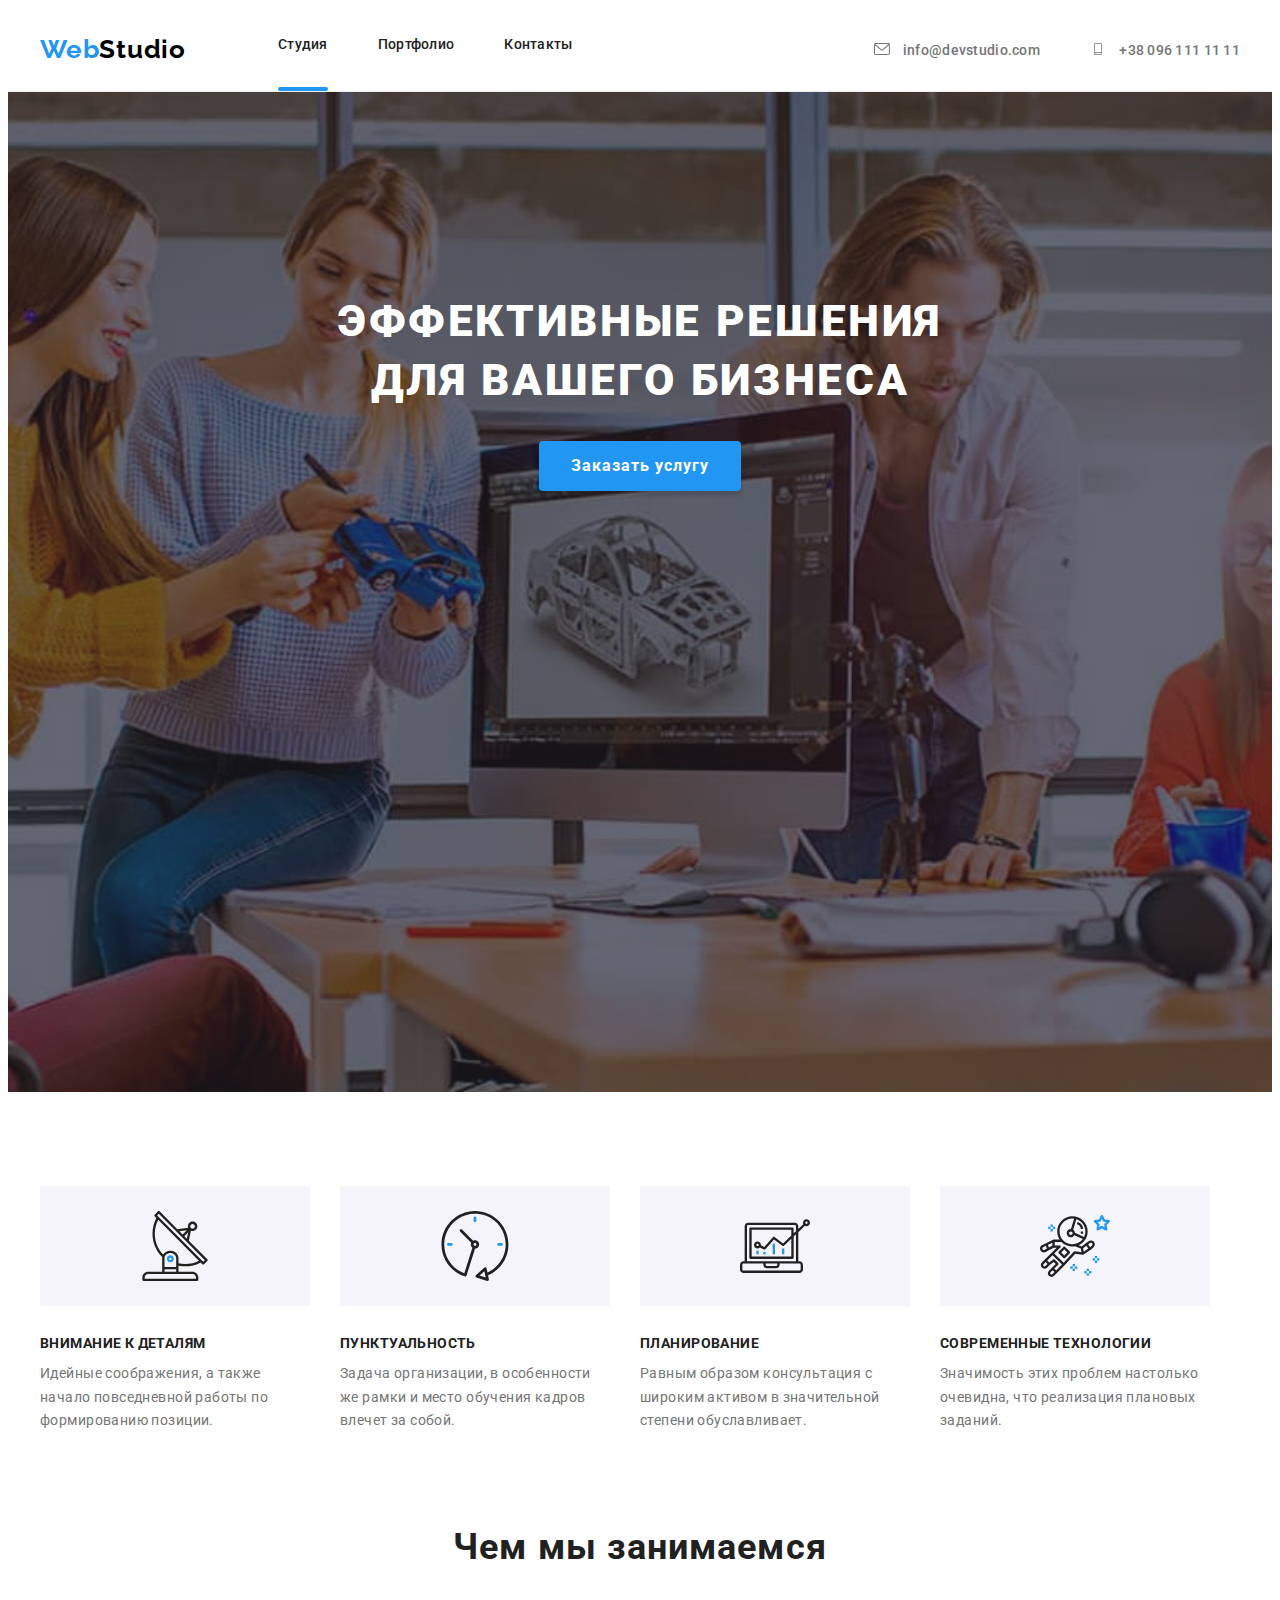
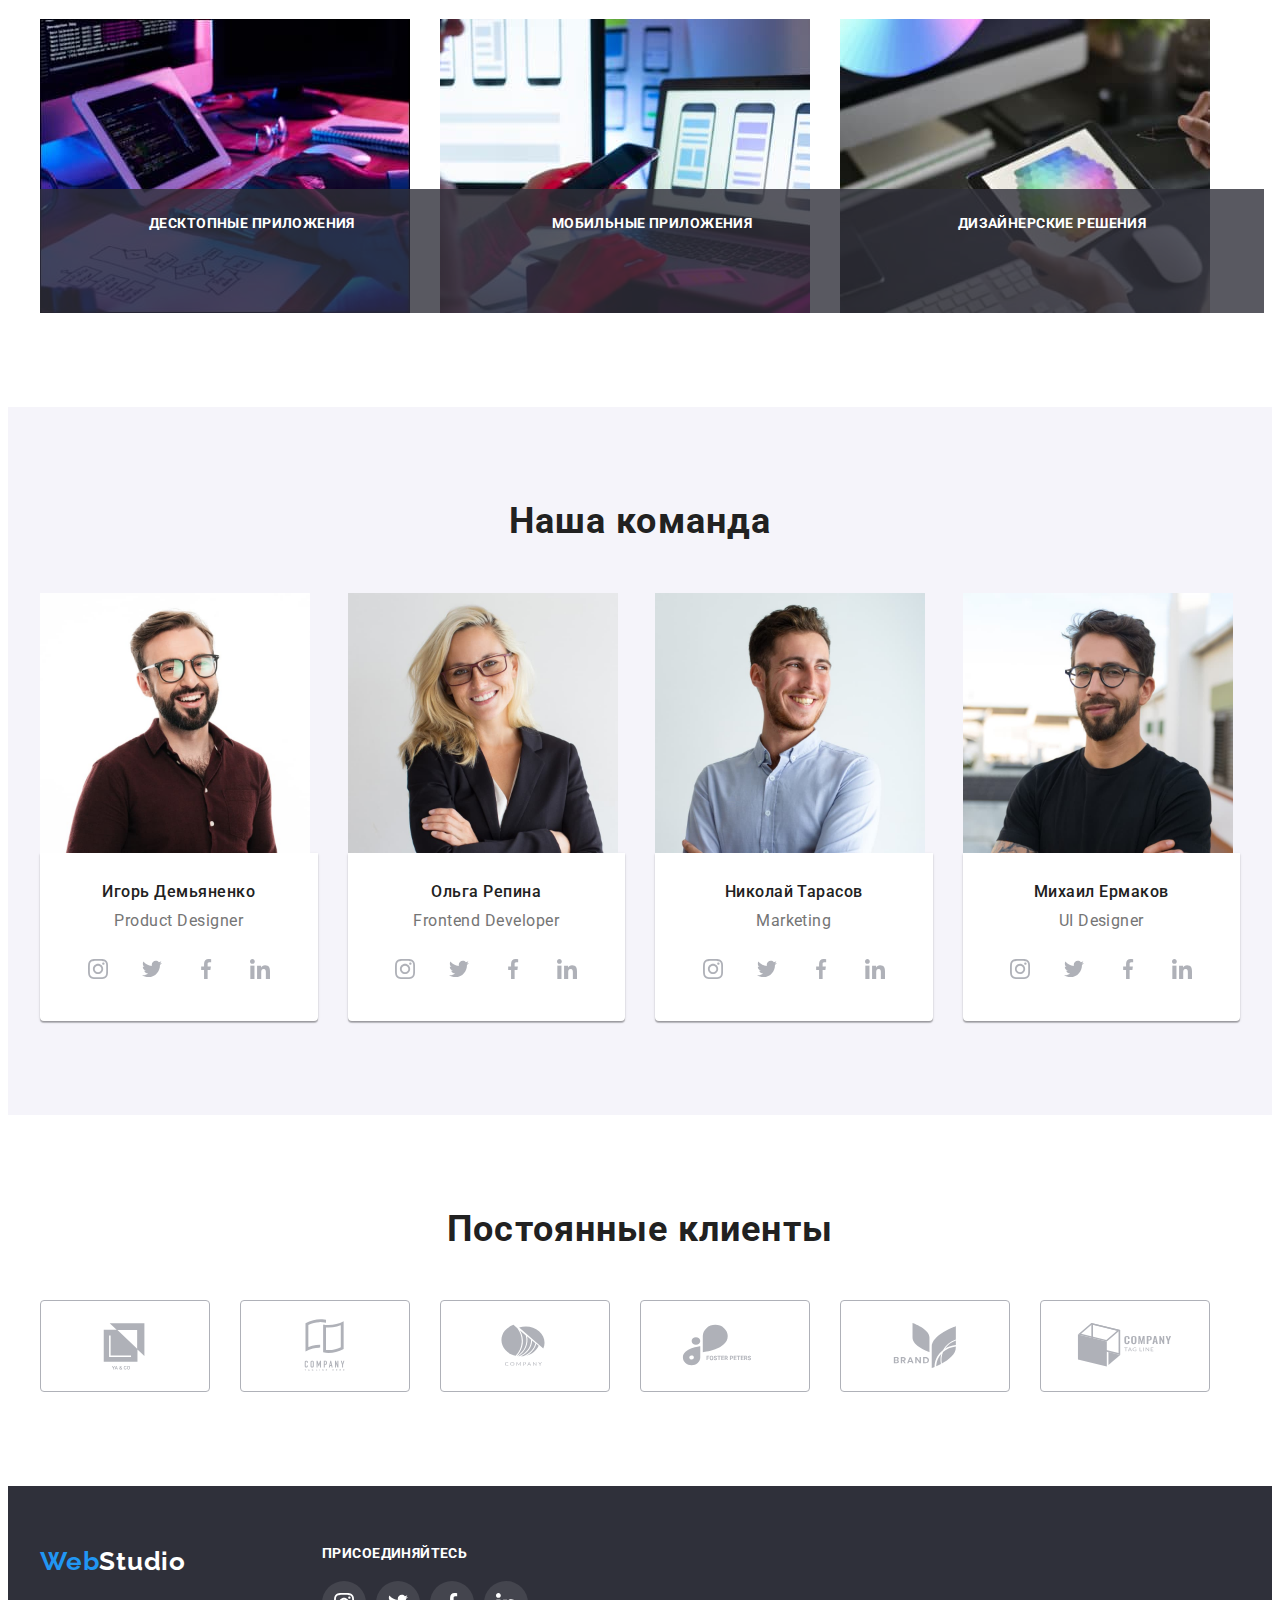
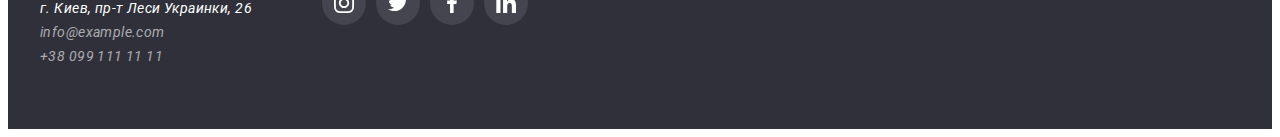
<file: index.html>
<!DOCTYPE html>
<html lang="ru">
    <head>
        <meta charset="UTF-8">
        <meta http-equiv="X-UA-Compatible" content="IE=edge">
        <meta name="viewport" content="width=device-width, initial-scale=1.0">
        <title>Document</title>
        <link rel="preconnect" href="https://fonts.googleapis.com">
        <link rel="preconnect" href="https://fonts.gstatic.com" crossorigin>
        <link href="https://fonts.googleapis.com/css2?family=Raleway:wght@700&family=Roboto:wght@400;500;700;900&display=swap"
            rel="stylesheet">
        <link rel="stylesheet" href="https://cdnjs.cloudflare.com/ajax/libs/modern-normalize/1.1.0/modern-normalize.min.css"
            integrity="sha512-wpPYUAdjBVSE4KJnH1VR1HeZfpl1ub8YT/NKx4PuQ5NmX2tKuGu6U/JRp5y+Y8XG2tV+wKQpNHVUX03MfMFn9Q=="
            crossorigin="anonymous" referrerpolicy="no-referrer" />
        <link rel="stylesheet" href="https://cdnjs.cloudflare.com/ajax/libs/animate.css/4.1.1/animate.min.css" />
        <link rel="stylesheet" href="./css/styles.css">
    </head> 
    <body>
        <!--шапка-->
        <header class="header">
            <div class="container header-container">
                <nav class="navigation">
                    <a lang="en" class="link header-logo href=">Web<span class="header-logo-two">Studio</span></a>
                    <ul class="list header-list">
                        <li class="header-item "><a class="link header-link header-link-index" href="./index.html">Студия</a></li>
                        <li class="header-item "><a class="link header-link" href="./portfolio.html">Портфолио</a></li>
                        <li class="header-item "><a class="link header-link" href="">Контакты</a></li>
                    </ul>
                </nav>
                <ul class="list header-connect">
                    <li class="connect-item">
                        <a class="link header-contact" href="mailto:info@devstudio.com">
                            <svg class="header-social-icon" width="16" height="12">
                                <use href="./images/icons.svg#icon-envelope">
                                </use>
                            </svg>
                            info@devstudio.com
                        </a>
                    </li>
                    <li class="connect-item">
                        <a class="link header-contact" href="tel:+380961111111">
                            <svg class="header-social-icon" width="16" height="12">
                                <use href="./images/icons.svg#icon-smartphone">
                                </use>
                            </svg>
                            +38 096 111 11 11
                        </a>
                    </li>
                </ul>
            </div>
        </header>
        <!--основной контент-->
        <main>
            <!--Хиро контент-->
            <section class="hero">
                <div class="hero-container">
                    <h1 class="hero-title">Эффективные решения для вашего бизнеса</h1>
                    <button class="hero-btn btn" type="button" data-modal-open>Заказать услугу</button> 
                </div>
            </section>  
            <!-- первый контент текст-->
            <section class="section-skills">
                <div class="container">
                    <h2 class="visually-hidden">основное</h2>
                    <ul class="list skills-list">
                        <li class="skills-item">
                            <a href="" class="skills-block">
                                <svg class="skills-social-icon" width="70" height="70">
                                    <use href="./images/icons.svg#icon-antenna">
                                    </use>
                                </svg>
                            </a>
                            <h3 class="skills-title">Внимание к деталям</h3>
                            <p class="skills-text">Идейные соображения, а также начало повседневной работы по формированию позиции.</p>
                        </li>
                        <li class="skills-item">
                            <a href="" class="skills-block">
                                <svg class="skills-social-icon" width="70" height="70">
                                    <use href="./images/icons.svg#icon-clock">
                                    </use>
                                </svg>
                            </a>
                            <h3 class="skills-title">Пунктуальность</h3>
                            <p class="skills-text">Задача организации, в особенности же рамки и место обучения кадров влечет за собой.</p>
                        </li>
                        <li class="skills-item">
                            <a href="" class="skills-block">
                                <svg class="skills-social-icon" width="70" height="70">
                                    <use href="./images/icons.svg#icon-diagram">
                                    </use>
                                </svg>
                            </a>
                            <h3 class="skills-title">Планирование</h3>
                            <p class="skills-text">Равным образом консультация с широким активом в значительной степени обуславливает.</p>
                        </li>
                        <li class="skills-item">
                            <a href="" class="skills-block">
                                <svg class="skills-social-icon" width="70" height="70">
                                    <use href="./images/icons.svg#icon-astronaut">
                                    </use>
                                </svg>
                            </a>
                            <h3 class="skills-title">Современные технологии</h3>
                            <p class="skills-text">Значимость этих проблем настолько очевидна, что реализация плановых заданий.</p>
                        </li>
                    </ul>
                </div>
            </section>
            <!--второй контент картинки-->
            <section class="section-work">
                <div class="container">
                    <h2 class="work-title">Чем мы занимаемся</h2>
                    <ul class="list work-list">
                        <li class="work-item">
                            <div class="work-item-wrap">
                                <img src="./images/work-img1.jpg" alt="набор кода" width="370" height="294">
                                <p class="work-item-top-text">Десктопные приложения</p>
                            </div>
                        </li>
                        <li class="work-item">
                            <div class="work-item-wrap">
                                <img src="./images/work-img2.jpg" alt="мобильные приложения" width="370" height="294">
                                <p class="work-item-top-text">Мобильные приложения</p>
                            </div>
                        </li>
                        <li class="work-item">
                            <div class="work-item-wrap">
                                <img src="./images/work-img3.jpg" alt="планшетные предложения" width="370" height="294">
                                <p class="work-item-top-text">Дизайнерские решения</p>
                            </div>
                        </li>
                    </ul>
                </div>
            </section>
            <!--третий контент специалисты-->
            <section class="section-team">
                <div class="container">
                    <h2 class="section-team-title">Наша команда</h2>
                    <ul class="list team-list">
                        <li class="team-item">
                            <img src="./images/team-img1.jpg" alt="Игорь Демьяненко" width="270" height="260">
                            <div class="team-item-botton">
                                <h3 class="team-title">Игорь Демьяненко</h3>
                                <p class="team-text" lang="en">Product Designer</p>
                                <ul class="team-social-list list">
                                    <li class="team-social-item">
                                        <a href="" class="team-social-link">
                                            <svg class="team-social-icon" width="20" height="20">
                                                <use href="./images/icons.svg#icon-instagram2">
                                                </use>
                                            </svg>
                                        </a>
                                    </li>
                                    <li class="team-social-item">
                                        <a href="" class="team-social-link">
                                            <svg class="team-social-icon" width="20" height="20">
                                                <use href="./images/icons.svg#icon-twitter1">
                                                </use>
                                            </svg>
                                        </a>
                                    </li>
                                    <li class="team-social-item">
                                        <a href="" class="team-social-link">
                                            <svg class="team-social-icon" width="20" height="20">
                                                <use href="./images/icons.svg#icon-facebook1">
                                                </use>
                                            </svg>
                                        </a>
                                    </li>
                                    <li class="team-social-item">
                                        <a href="" class="team-social-link">
                                            <svg class="team-social-icon" width="20" height="20">
                                                <use href="./images/icons.svg#icon-linkedin">
                                                </use>
                                            </svg>
                                        </a>
                                    </li>
                                </ul>
                            </div>
                        </li>
                        <li class="team-item">
                            <img src="./images/team-img2.jpg" alt="Ольга Репина" width="270" height="260">
                            <div class="team-item-botton">
                                <h3 class="team-title">Ольга Репина</h3>
                                <p class="team-text" lang="en">Frontend Developer</p>
                                <ul class="team-social-list list">
                                    <li class="team-social-item">
                                        <a href="" class="team-social-link">
                                            <svg class="team-social-icon" width="20" height="20">
                                                <use href="./images/icons.svg#icon-instagram2">
                                                </use>
                                            </svg>
                                        </a>
                                    </li>
                                    <li class="team-social-item">
                                        <a href="" class="team-social-link">
                                            <svg class="team-social-icon" width="20" height="20">
                                                <use href="./images/icons.svg#icon-twitter1">
                                                </use>
                                            </svg>
                                        </a>
                                    </li>
                                    <li class="team-social-item">
                                        <a href="" class="team-social-link">
                                            <svg class="team-social-icon" width="20" height="20">
                                                <use href="./images/icons.svg#icon-facebook1">
                                                </use>
                                            </svg>
                                        </a>
                                    </li>
                                    <li class="team-social-item">
                                        <a href="" class="team-social-link">
                                            <svg class="team-social-icon" width="20" height="20">
                                                <use href="./images/icons.svg#icon-linkedin">
                                                </use>
                                            </svg>
                                        </a>
                                    </li>
                                </ul>
                            </div>
                        </li>
                        <li class="team-item">
                            <img src="./images/team-img3.jpg" alt="Николай Тарасов" width="270" height="260">
                            <div class="team-item-botton">
                                <h3 class="team-title">Николай Тарасов</h3>
                                <p class="team-text" lang="en">Marketing</p>
                                <ul class="team-social-list list">
                                    <li class="team-social-item">
                                        <a href="" class="team-social-link">
                                            <svg class="team-social-icon" width="20" height="20">
                                                <use href="./images/icons.svg#icon-instagram2">
                                                </use>
                                            </svg>
                                        </a>
                                    </li>
                                    <li class="team-social-item">
                                        <a href="" class="team-social-link">
                                            <svg class="team-social-icon" width="20" height="20">
                                                <use href="./images/icons.svg#icon-twitter1">
                                                </use>
                                            </svg>
                                        </a>
                                    </li>
                                    <li class="team-social-item">
                                        <a href="" class="team-social-link">
                                            <svg class="team-social-icon" width="20" height="20">
                                                <use href="./images/icons.svg#icon-facebook1">
                                                </use>
                                            </svg>
                                        </a>
                                    </li>
                                    <li class="team-social-item">
                                        <a href="" class="team-social-link">
                                            <svg class="team-social-icon" width="20" height="20">
                                                <use href="./images/icons.svg#icon-linkedin">
                                                </use>
                                            </svg>
                                        </a>
                                    </li>
                                </ul>
                            </div>
                        </li>
                        <li class="team-item">
                            <img src="./images/team-img4.jpg" alt="Михаил Ермаков" width="270" height="260">
                            <div class="team-item-botton">
                                <h3 class="team-title">Михаил Ермаков</h3>
                                <p class="team-text" lang="en">UI Designer</p>
                                <ul class="team-social-list list">
                                    <li class="team-social-item">
                                        <a href="" class="team-social-link">
                                            <svg class="team-social-icon" width="20" height="20">
                                                <use href="./images/icons.svg#icon-instagram2">
                                                </use>
                                            </svg>
                                        </a>
                                    </li>
                                    <li class="team-social-item">
                                        <a href="" class="team-social-link">
                                            <svg class="team-social-icon" width="20" height="20">
                                                <use href="./images/icons.svg#icon-twitter1">
                                                </use>
                                            </svg>
                                        </a>
                                    </li>
                                    <li class="team-social-item">
                                        <a href="" class="team-social-link">
                                            <svg class="team-social-icon" width="20" height="20">
                                                <use href="./images/icons.svg#icon-facebook1">
                                                </use>
                                            </svg>
                                        </a>
                                    </li>
                                    <li class="team-social-item">
                                        <a href="" class="team-social-link">
                                            <svg class="team-social-icon" width="20" height="20">
                                                <use href="./images/icons.svg#icon-linkedin">
                                                </use>
                                            </svg>
                                        </a>
                                    </li>
                                </ul>
                            </div>
                        </li>
                    </ul>
                </div>
            </section>
            <!--Постоянные клиенты-->
            <section class="section-clients">
                <div class="container">
                    <h2 class="section-clients-title">Постоянные клиенты</h2>
                    <ul class="clients-list list">
                        <li class="clients-item">
                            <a href="" class="clients-block">
                                <svg class="clients-icon" width="106" height="60">
                                    <use href="./images/icons.svg#icon-group">
                                    </use>
                                </svg>
                            </a>
                        </li>
                        <li class="clients-item">
                            <a href="" class="clients-block">
                                <svg class="clients-icon" width="106" height="60">
                                    <use href="./images/icons.svg#icon-group2">
                                    </use>
                                </svg>
                            </a>
                        </li>
                        <li class="clients-item">
                            <a href="" class="clients-block">
                                <svg class="clients-icon" width="106" height="60">
                                    <use href="./images/icons.svg#icon-group3">
                                    </use>
                                </svg>
                            </a>
                        </li>
                        <li class="clients-item">
                            <a href="" class="clients-block">
                                <svg class="clients-icon" width="106" height="60">
                                    <use href="./images/icons.svg#icon-group4">
                                    </use>
                                </svg>
                            </a>
                        </li>
                        <li class="clients-item">
                            <a href="" class="clients-block">
                                <svg class="clients-icon" width="106" height="60">
                                    <use href="./images/icons.svg#icon-group5">
                                    </use>
                                </svg>
                            </a>
                        </li>
                        <li class="clients-item">
                            <a href="" class="clients-block">
                                <svg class="clients-icon" width="106" height="60">
                                    <use href="./images/icons.svg#icon-group6">
                                    </use>
                                </svg>
                            </a>
                        </li>   
                    </ul>
                </div>
            </section>
        </main>
        <!--подвал-->
        <footer class="footer">
            <div class="container">
                <ul class="footer-list">
                    <li class="list footer-item" >
                        <a lang="en" class="link footer-logo href=">Web<span class="footer-logo-two">Studio</span></a>
                        <address class="adress-footer"> 
                            <ul class="list">
                                <li><a class="link footer-address" href=" https://>goo.gl/maps/v6AwisfBSt3JqX6G6" target="_blank" rel="noopener noreferrer"
                                    >г. Киев, пр-т Леси Украинки, 26</a></li>
                                <li><a class="link footer-contact" href="mailto:info@example.com">info@example.com</a></li>
                                <li><a class="link footer-contact" href="tel:+380991111111">+38 099 111 11 11</a></li>
                            </ul>
                        </address>
                    </li>
                    <li class="list footer-item">
                        <p class="footer-text">присоединяйтесь</p>
                        <ul class="footer-social">
                            <li class="footer-social-item">
                                <a href="" class="footer-social-link">
                                    <svg class="footer-social-icon" width="20" height="20">
                                        <use href="./images/icons.svg#icon-instagram2">
                                        </use>
                                    </svg>
                                </a>
                            </li>
                            <li class="footer-social-item">
                                <a href="" class="footer-social-link">
                                    <svg class="footer-social-icon" width="20" height="20">
                                        <use href="./images/icons.svg#icon-twitter1">
                                        </use>
                                    </svg>
                                </a>
                            </li>
                            <li class="footer-social-item">
                                <a href="" class="footer-social-link">
                                    <svg class="footer-social-icon" width="20" height="20">
                                        <use href="./images/icons.svg#icon-facebook1">
                                        </use>
                                    </svg>
                                </a>
                            </li>
                            <li class="footer-social-item">
                                <a href="" class="footer-social-link">
                                    <svg class="footer-social-icon" width="20" height="20">
                                        <use href="./images/icons.svg#icon-linkedin">
                                        </use>
                                    </svg>
                                </a>
                            </li>
                        </ul>
                    </li>
                </ul>
            </div>
        </footer>   
        <div class="backdrop is-hidden" data-modal>
            <div class="modal">
                <button type="button" class="modal-close" data-modal-close>
                    <svg class="modal-close-icon" widht="18" height="18 ">
                        <use href="./images/icons.svg#icon-Vector"></use>
                    </svg>
                </button>
            </div>
        </div>
        <script src="./js/modal.js"></script>
    </body>
</html>
</file>
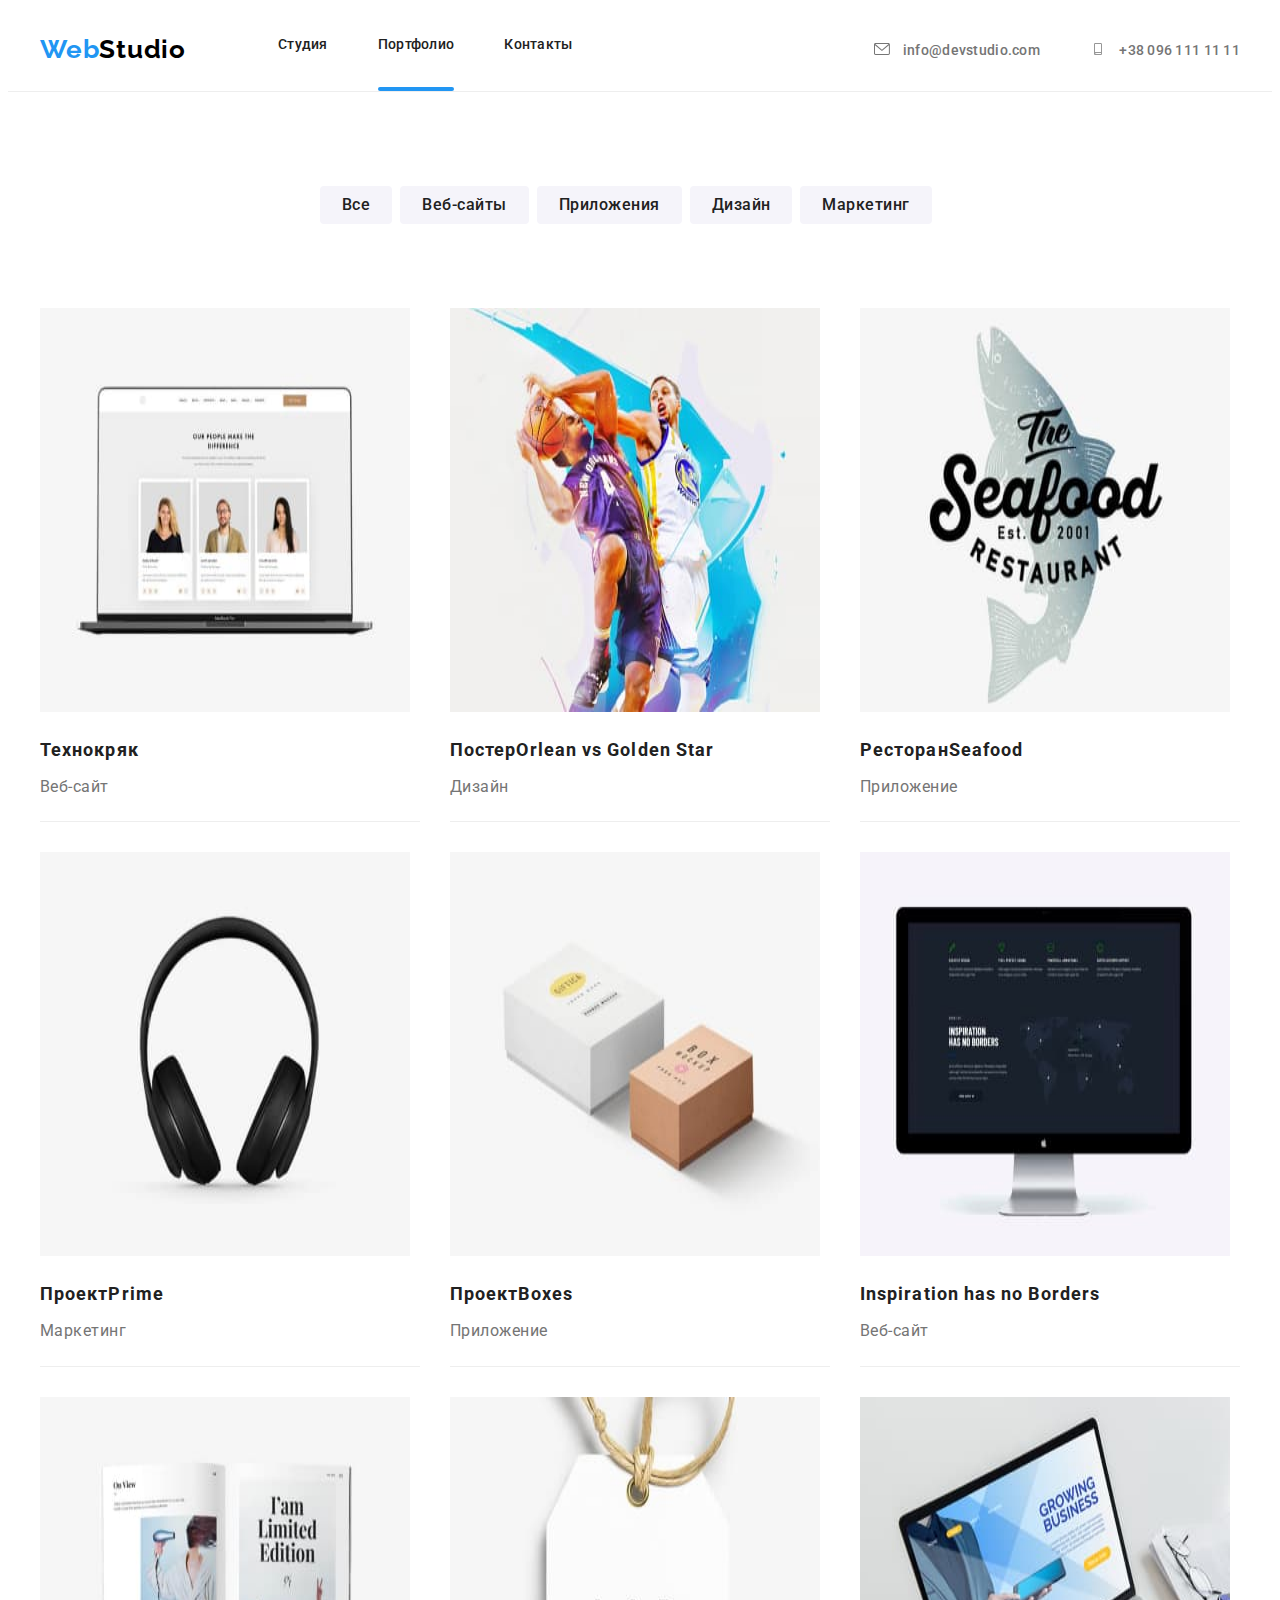
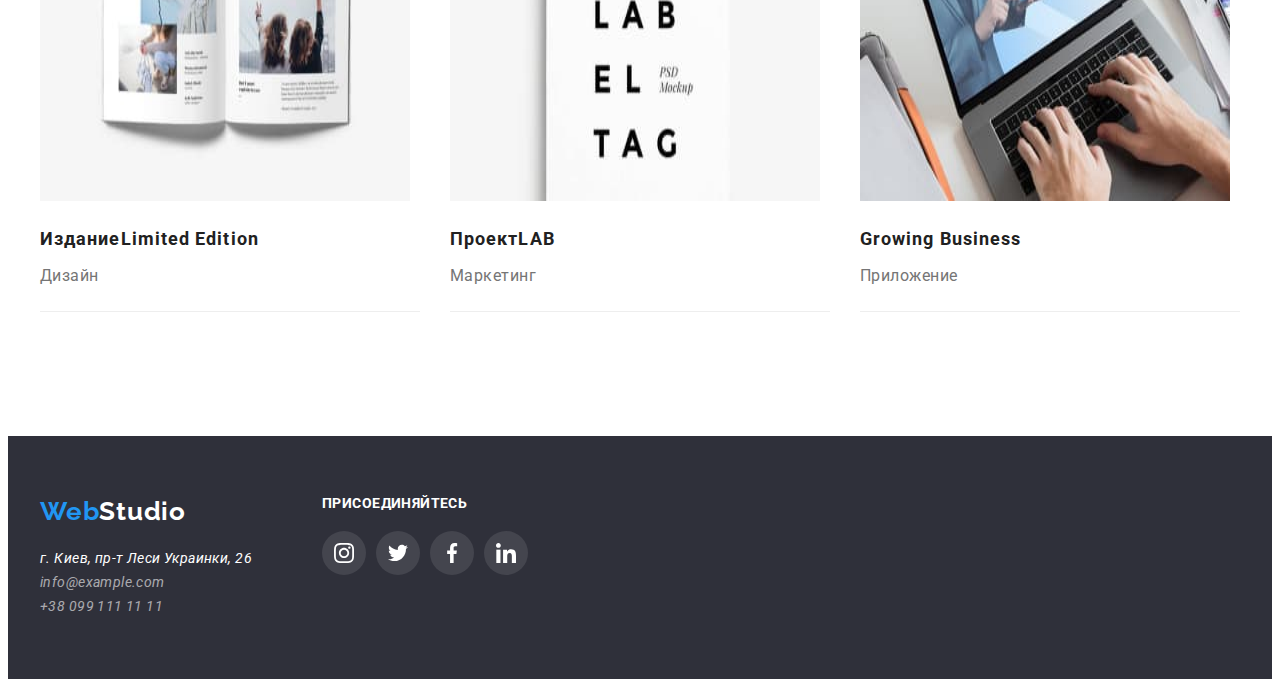
<file: portfolio.html>
<!DOCTYPE html>
    <html lang="ru">
        <head>
            <meta charset="UTF-8">
            <meta http-equiv="X-UA-Compatible" content="IE=edge">
            <meta name="viewport" content="width=device-width, initial-scale=1.0">
            <title>Document</title>
            <link rel="preconnect" href="https://fonts.googleapis.com">
            <link rel="preconnect" href="https://fonts.gstatic.com" crossorigin>
            <link
                href="https://fonts.googleapis.com/css2?family=Raleway:wght@700&family=Roboto:wght@400;500;700;900&display=swap"
                rel="stylesheet">
            <link rel="stylesheet" href="https://cdnjs.cloudflare.com/ajax/libs/modern-normalize/1.1.0/modern-normalize.min.css"
                integrity="sha512-wpPYUAdjBVSE4KJnH1VR1HeZfpl1ub8YT/NKx4PuQ5NmX2tKuGu6U/JRp5y+Y8XG2tV+wKQpNHVUX03MfMFn9Q=="
                crossorigin="anonymous" referrerpolicy="no-referrer" />
            <link rel="stylesheet" href="https://cdnjs.cloudflare.com/ajax/libs/animate.css/4.1.1/animate.min.css" />
            <link rel="stylesheet" href="./css/styles.css">
        </head>
        <body>
            <!--шапка-->
            <header class="header">
                <div class="container header-container">
                    <nav class="navigation">
                        <a lang="en" class="link header-logo href=">Web<span class="header-logo-two">Studio</span></a>
                        <ul class="list header-list">
                            <li class="header-item "><a class="link active header-link" href="./index.html">Студия</a></li>
                            <li class="header-item "><a class="link header-link header-link-index" href="./portfolio.html">Портфолио</a></li>
                            <li class="header-item "><a class="link header-link" href="">Контакты</a></li>
                        </ul>
                    </nav>
                    <ul class="list header-connect">
                        <li class="connect-item">
                            <a class="link header-contact" href="mailto:info@devstudio.com">
                                <svg class="header-social-icon" width="16" height="12">
                                    <use href="./images/icons.svg#icon-envelope">
                                    </use>
                                </svg>
                                info@devstudio.com
                            </a>
                        </li>
                        <li class="connect-item">
                            <a class="link header-contact" href="tel:+380961111111">
                                <svg class="header-social-icon" width="16" height="12">
                                    <use href="./images/icons.svg#icon-smartphone">
                                    </use>
                                </svg>
                                +38 096 111 11 11
                            </a>
                        </li>
                    </ul>
                </div>
            </header>
            <!--основной контент очень-->
            <main>
                <section class="buttons">
                    <div class="container">
                        <h1 class="visually-hidden">Набор радиокномок</h1>
                        <ul class="list list-buttons">
                            <li class="buttons-item"><button class="buttons-text btn" type="button">Все</button></li>
                            <li class="buttons-item"><button class="buttons-text btn" type="button">Веб-сайты</button></li>
                            <li class="buttons-item"><button class="buttons-text btn" type="button">Приложения</button></li>
                            <li class="buttons-item"><button class="buttons-text btn" type="button">Дизайн</button></li>
                            <li class="buttons-item"><button class="buttons-text btn" type="button">Маркетинг</button></li>
                        </ul>
                    </div>
                </section>
                <section class="project">
                    <div class="container">
                        <h2 class="visually-hidden">Наши проекты</h2>
                        <ul class="list project-list">
                            <li class="project-item">
                                <div class="project-item-wrap">
                                    <img src="./images/portfolio/project1.jpg" alt="Команда Технокряк" width="370" height="404">
                                    <p class="project-item-top-text">Технокряк это современная площадка распространения коронавируса. Компании используют эту платформу для цифрового
                                    шпионажа и атак на защищённые сервера конкурентов.</p>
                                </div>
                                <div class="project-item-botton">   
                                    <h3 class="project-title">Технокряк</h3>
                                    <p class="project-text">Веб-сайт</p>
                                </div>
                            </li>
                            <li class="project-item">
                                <div class="project-item-wrap">
                                    <img src="./images/portfolio/project2.jpg" alt="<Постер баскетболистов" width="370" height="404">
                                    <p class="project-item-top-text">Технокряк это современная площадка распространения коронавируса. Компании используют
                                        эту платформу для цифрового шпионажа и атак на защищённые сервера конкурентов.</p>
                                </div>
                                <div class="project-item-botton">
                                    <h3 class="project-title">Постер<span lang="en">Orlean vs Golden Star</span></h3>
                                    <p class="project-text">Дизайн</p>
                                </div>
                            </li>
                            <li class="project-item">
                                <div class="project-item-wrap">
                                    <img src="./images/portfolio/project3.jpg" alt="Ресторан мооской еды" width="370" height="404">
                                    <p class="project-item-top-text">Технокряк это современная площадка распространения коронавируса. Компании используют
                                    эту платформу для цифрового шпионажа и атак на защищённые сервера конкурентов.</p>
                                </div>
                                <div class="project-item-botton">
                                    <h3 class="project-title">Ресторан<span lang="en">Seafood</span></h3>
                                    <p class="project-text">Приложение</p>
                                </div>
                            </li>
                            <li class="project-item">
                                <div class="project-item-wrap">
                                    <img src="./images/portfolio/project4.jpg" alt="Наушники" width="370" height="404">
                                    <p class="project-item-top-text">Технокряк это современная площадка распространения коронавируса. Компании используют
                                    эту платформу для цифрового шпионажа и атак на защищённые сервера конкурентов.</p>
                                </div>
                                <div class="project-item-botton">
                                    <h3 class="project-title">Проект<span lang="en">Prime</span></h3>
                                    <p class="project-text">Маркетинг</p>
                                </div>
                            </li>
                            <li class="project-item">
                                <div class="project-item-wrap">
                                    <img src="./images/portfolio/project5.jpg" alt="Боксы" width="370" height="404">
                                    <p class="project-item-top-text">Технокряк это современная площадка распространения коронавируса. Компании используют
                                    эту платформу для цифрового шпионажа и атак на защищённые сервера конкурентов.</p>
                                </div>
                                    <div class="project-item-botton">
                                        <h3 class="project-title">Проект<span lang="en">Boxes</span></h3>
                                        <p class="project-text">Приложение</p>
                                    </div>
                            </li>
                            <li class="project-item">
                                <div class="project-item-wrap">
                                    <img src="./images/portfolio/project6.jpg" alt="Вдохновение не имеет границ" width="370" height="404">
                                    <p class="project-item-top-text">Технокряк это современная площадка распространения коронавируса. Компании используют
                                    эту платформу для цифрового шпионажа и атак на защищённые сервера конкурентов.</p>
                                </div>
                                <div class="project-item-botton">
                                    <h3 class="project-title" lang="en">Inspiration has no Borders</h3>
                                    <p class="project-text">Веб-сайт</p>
                                </div>
                            </li>
                            <li class="project-item">
                                <div class="project-item-wrap">
                                    <img src="./images/portfolio/project7.jpg" alt="Издание последняя колекция" width="370" height="404">
                                    <p class="project-item-top-text">Технокряк это современная площадка распространения коронавируса. Компании используют
                                    эту платформу для цифрового шпионажа и атак на защищённые сервера конкурентов.</p>
                                </div>
                                <div class="project-item-botton">
                                    <h3 class="project-title">Издание<span lang="en">Limited Edition</span></h3>
                                    <p class="project-text">Дизайн</p>
                                </div>
                            </li>
                            <li class="project-item">
                                <div class="project-item-wrap">
                                    <img src="./images/portfolio/project8.jpg" alt="Проект Лаб" width="370" height="404">
                                    <p class="project-item-top-text">Технокряк это современная площадка распространения коронавируса. Компании используют
                                    эту платформу для цифрового шпионажа и атак на защищённые сервера конкурентов.</p>
                                </div>
                                <div class="project-item-botton">
                                    <h3 class="project-title">Проект<span lang="en">LAB</span></h3>
                                    <p class="project-text">Маркетинг</p>
                                </div>
                            </li>
                            <li class="project-item">
                                <div class="project-item-wrap">
                                    <img src="./images/portfolio/project9.jpg" alt="Приложение для бизнеса" width="370" height="404">
                                    <p class="project-item-top-text">Технокряк это современная площадка распространения коронавируса. Компании используют
                                    эту платформу для цифрового шпионажа и атак на защищённые сервера конкурентов.</p>
                                </div>
                                <div class="project-item-botton">
                                    <h3 class="project-title" lang="en">Growing Business</h3>
                                    <p class="project-text">Приложение</p>
                                </div>
                            </li>
                        </ul>
                    </div>
                </section>
            </main>
            <footer class="footer">
                <div class="container">
                    <ul class="footer-list">
                        <li class="list footer-item">
                            <a lang="en" class="link footer-logo href=">Web<span class="footer-logo-two">Studio</span></a>
                            <address class="adress-footer">
                                <ul class="list">
                                    <li><a class="link footer-address" href=" https://>goo.gl/maps/v6AwisfBSt3JqX6G6"
                                            target="_blank" rel="noopener noreferrer">г. Киев, пр-т Леси Украинки, 26</a></li>
                                    <li><a class="link footer-contact" href="mailto:info@example.com">info@example.com</a></li>
                                    <li><a class="link footer-contact" href="tel:+380991111111">+38 099 111 11 11</a></li>
                                </ul>
                            </address>
                        </li>
                        <li class="list footer-item">
                            <p class="footer-text">присоединяйтесь</p>
                            <ul class="footer-social">
                                <li class="footer-social-item">
                                    <a href="" class="footer-social-link">
                                        <svg class="footer-social-icon" width="20" height="20">
                                            <use href="./images/icons.svg#icon-instagram2">
                                            </use>
                                        </svg>
                                    </a>
                                </li>
                                <li class="footer-social-item">
                                    <a href="" class="footer-social-link">
                                        <svg class="footer-social-icon" width="20" height="20">
                                            <use href="./images/icons.svg#icon-twitter1">
                                            </use>
                                        </svg>
                                    </a>
                                </li>
                                <li class="footer-social-item">
                                    <a href="" class="footer-social-link">
                                        <svg class="footer-social-icon" width="20" height="20">
                                            <use href="./images/icons.svg#icon-facebook1">
                                            </use>
                                        </svg>
                                    </a>
                                </li>
                                <li class="footer-social-item">
                                    <a href="" class="footer-social-link">
                                        <svg class="footer-social-icon" width="20" height="20">
                                            <use href="./images/icons.svg#icon-linkedin">
                                            </use>
                                        </svg>
                                    </a>
                                </li>
                            </ul>
                        </li>
                    </ul>
                </div>
            </footer>
        </body>
    </html>
</file>
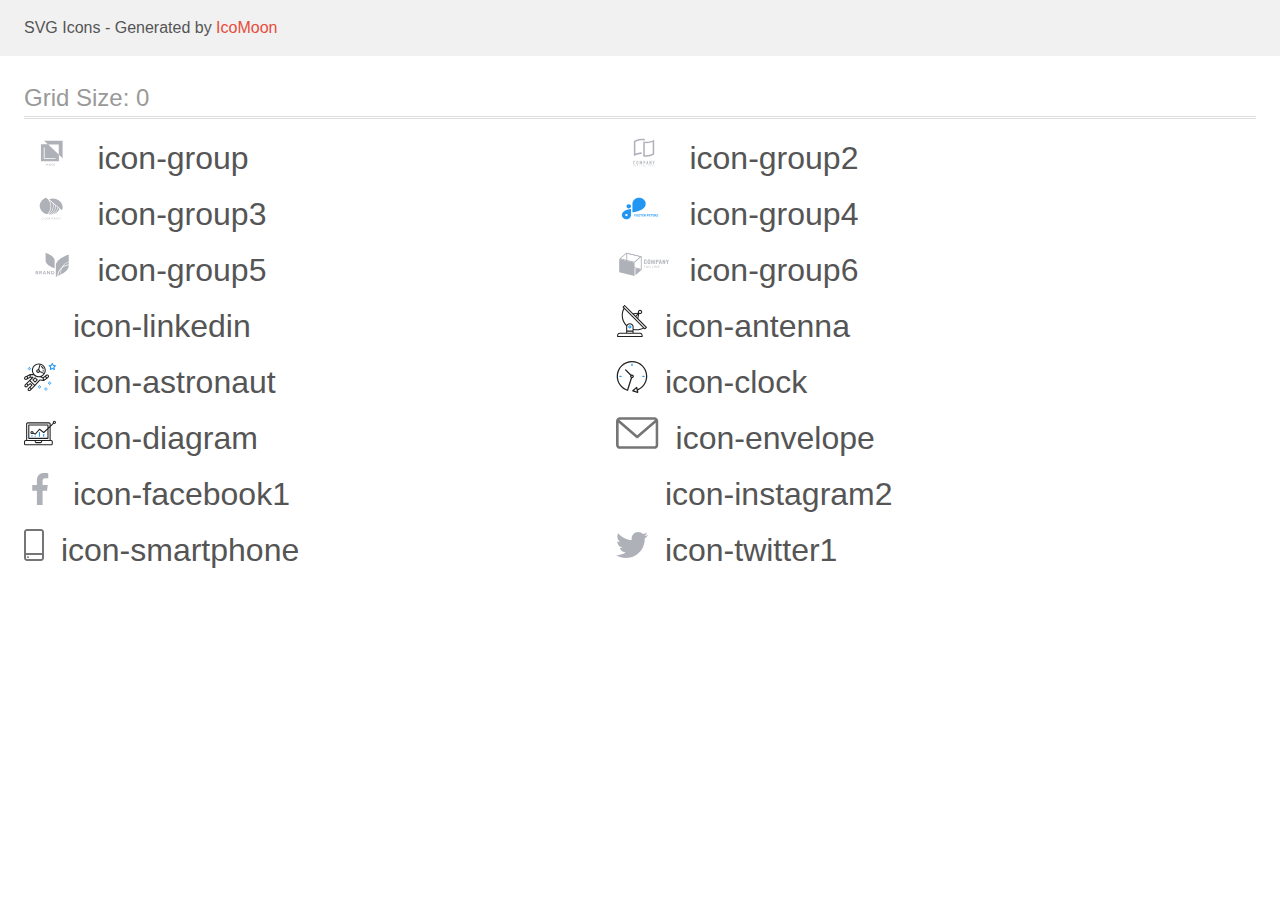
<file: images/icomoon/demo.html>
<!doctype html>
<html>
<head>
    <title>IcoMoon - SVG Icons</title>
    <meta charset="utf-8">
    <meta name="viewport" content="width=device-width, initial-scale=1">
    <link rel="stylesheet" href="demo-files/demo.css">
    <link rel="stylesheet" href="style.css">
</head>
<body>
<svg aria-hidden="true" style="position: absolute; width: 0; height: 0; overflow: hidden;" version="1.1" xmlns="http://www.w3.org/2000/svg" xmlns:xlink="http://www.w3.org/1999/xlink">
<defs>
<symbol id="icon-group" viewBox="0 0 57 32">
<path fill="#afb1b8" style="fill: var(--color1, #afb1b8)" d="M20.267 3.733l3.738 3.538-6.938-0.004v17.166h18.133v-6.564l3.733 3.534v-17.671h-18.667zM35.036 17.455l-10.597-10.032h10.597v10.032zM31.746 21.923h-11.81v-11.545h0.835v10.764h10.975v0.782zM22.725 26.72l-0.436 0.898-0.436-0.898h-0.366l0.637 1.198v0.698h0.331v-0.698l0.635-1.198h-0.365zM23.273 28.615l0.154-0.441h0.734l0.155 0.441h0.344l-0.717-1.896h-0.296l-0.716 1.896h0.342zM23.794 27.122l0.275 0.786h-0.549l0.275-0.786zM25.531 27.863c-0.048 0.073-0.072 0.153-0.072 0.241 0 0.16 0.056 0.29 0.168 0.389s0.263 0.148 0.451 0.148 0.349-0.051 0.484-0.152l0.107 0.126h0.367l-0.279-0.329c0.109-0.149 0.164-0.341 0.164-0.574h-0.275c0 0.128-0.026 0.243-0.079 0.348l-0.366-0.432 0.129-0.094c0.091-0.066 0.157-0.132 0.197-0.198s0.060-0.14 0.060-0.219c0-0.12-0.044-0.22-0.133-0.301s-0.201-0.122-0.339-0.122c-0.153 0-0.274 0.043-0.365 0.13s-0.135 0.203-0.135 0.352c0 0.061 0.014 0.124 0.043 0.189s0.081 0.144 0.155 0.237c-0.141 0.101-0.235 0.188-0.283 0.262zM26.386 28.282c-0.093 0.071-0.193 0.107-0.299 0.107-0.095 0-0.17-0.027-0.227-0.082s-0.085-0.126-0.085-0.214c0-0.102 0.052-0.192 0.156-0.271l0.040-0.029 0.414 0.488zM26.046 27.442c-0.089-0.11-0.134-0.202-0.134-0.275 0-0.063 0.018-0.116 0.055-0.158s0.085-0.063 0.147-0.063c0.057 0 0.105 0.018 0.142 0.053s0.056 0.077 0.056 0.126c0 0.075-0.027 0.136-0.081 0.184l-0.040 0.033-0.145 0.099zM29.132 28.472c0.13-0.114 0.205-0.272 0.224-0.474h-0.328c-0.017 0.135-0.059 0.232-0.124 0.29s-0.162 0.087-0.292 0.087c-0.142 0-0.249-0.054-0.323-0.161s-0.109-0.264-0.109-0.469v-0.168c0.002-0.202 0.041-0.355 0.117-0.46s0.188-0.158 0.331-0.158c0.123 0 0.217 0.030 0.28 0.091s0.104 0.158 0.12 0.294h0.328c-0.021-0.207-0.095-0.368-0.223-0.482s-0.296-0.171-0.505-0.171c-0.155 0-0.293 0.037-0.411 0.111s-0.209 0.179-0.272 0.315c-0.063 0.136-0.095 0.294-0.095 0.473v0.177c0.003 0.174 0.035 0.328 0.098 0.46s0.151 0.234 0.266 0.306c0.115 0.071 0.249 0.107 0.4 0.107 0.216 0 0.389-0.056 0.52-0.169zM31.068 28.206c0.064-0.141 0.096-0.304 0.096-0.49v-0.105c-0.001-0.185-0.034-0.347-0.099-0.486s-0.158-0.247-0.277-0.32c-0.119-0.075-0.256-0.112-0.41-0.112s-0.292 0.038-0.411 0.113c-0.119 0.075-0.211 0.183-0.277 0.324s-0.098 0.305-0.098 0.49v0.107c0.001 0.181 0.034 0.342 0.099 0.48s0.159 0.246 0.279 0.322c0.121 0.075 0.258 0.112 0.411 0.112 0.155 0 0.293-0.037 0.411-0.112s0.212-0.183 0.276-0.323zM30.716 27.135c0.080 0.112 0.12 0.273 0.12 0.483v0.099c0 0.214-0.040 0.376-0.119 0.487s-0.19 0.167-0.336 0.167c-0.144 0-0.257-0.057-0.339-0.171s-0.121-0.275-0.121-0.483v-0.109c0.002-0.204 0.043-0.362 0.122-0.473s0.192-0.168 0.335-0.168c0.146 0 0.258 0.056 0.337 0.168z"></path>
</symbol>
<symbol id="icon-group2" viewBox="0 0 57 32">
<path fill="#afb1b8" style="fill: var(--color1, #afb1b8)" d="M26.727 3.165h-0.073c-0.112-0.007-0.224-0.010-0.336-0.012v0h-0.243c-0.212 0-0.428 0.005-0.642 0.016-0.016-0.001-0.032-0.001-0.049 0-1.944 0.11-3.848 0.596-5.609 1.431l-0.231 0.111v11.809l0.54-0.183c0.474-0.163 0.978-0.309 1.5-0.445 1.411-0.362 2.861-0.555 4.317-0.574v1.551c-0.193 0.001-0.38 0.007-0.568 0.016h-0.045c-1.121 0.061-2.233 0.232-3.322 0.51-1.378 0.345-2.708 0.863-3.957 1.542v-15.145c1.298-0.757 2.695-1.325 4.151-1.688 1.278-0.33 2.593-0.5 3.913-0.504h0.228c0.273 0.007 0.538 0.019 0.788 0.038 0.658 0.046 1.31 0.15 1.95 0.311v1.527c-0.621-0.145-1.253-0.24-1.889-0.285-0.013-0.001-0.026-0.002-0.039-0.003-0.132-0.011-0.263-0.022-0.386-0.022zM29.415 4.726c0.339 0.026 0.689 0.038 1.044 0.038 1.388-0.005 2.769-0.182 4.114-0.528 1.378-0.346 2.706-0.865 3.956-1.543v14.875c-1.298 0.756-2.696 1.325-4.153 1.688-1.279 0.329-2.593 0.498-3.913 0.503-1 0.008-1.997-0.11-2.968-0.35v-14.971c0.229 0.053 0.465 0.102 0.706 0.142 0.394 0.066 0.81 0.115 1.214 0.145zM36.985 4.841l-0.54 0.182c-0.497 0.167-0.997 0.316-1.5 0.449-1.465 0.377-2.971 0.57-4.483 0.575-0.352 0-0.676-0.010-0.989-0.030l-0.43-0.028v12.148l0.37 0.033c0.343 0.030 0.696 0.045 1.052 0.045 1.191-0.005 2.377-0.159 3.531-0.457 0.95-0.238 1.874-0.57 2.759-0.991l0.231-0.111v-11.813z"></path>
<path fill="#afb1b8" style="fill: var(--color1, #afb1b8)" d="M19.060 24.113c-0.078-0.080-0.171-0.144-0.274-0.186s-0.214-0.061-0.326-0.057c-0.119-0.002-0.237 0.021-0.347 0.065-0.101 0.040-0.193 0.101-0.27 0.178s-0.135 0.17-0.174 0.271c-0.042 0.107-0.063 0.22-0.062 0.335v2.023c-0.005 0.143 0.022 0.284 0.080 0.415 0.048 0.104 0.117 0.196 0.202 0.271 0.081 0.068 0.176 0.117 0.278 0.144 0.098 0.028 0.2 0.042 0.302 0.042 0.113 0.001 0.224-0.023 0.326-0.070 0.101-0.044 0.193-0.108 0.27-0.187 0.075-0.079 0.135-0.171 0.177-0.271 0.043-0.102 0.065-0.212 0.065-0.323v-0.226h-0.529v0.18c0.002 0.062-0.009 0.123-0.031 0.18-0.017 0.043-0.043 0.082-0.077 0.114-0.033 0.026-0.070 0.046-0.111 0.058-0.036 0.012-0.073 0.018-0.111 0.019-0.047 0.006-0.095-0.002-0.139-0.021s-0.081-0.049-0.11-0.088c-0.050-0.081-0.074-0.176-0.070-0.271v-1.887c-0.003-0.105 0.019-0.208 0.065-0.302 0.027-0.043 0.066-0.077 0.112-0.098s0.097-0.030 0.147-0.024c0.046-0.002 0.091 0.008 0.132 0.028s0.077 0.049 0.104 0.086c0.059 0.078 0.090 0.173 0.088 0.271v0.175h0.524v-0.206c0.001-0.121-0.021-0.241-0.065-0.354-0.039-0.106-0.099-0.203-0.177-0.285v0z"></path>
<path fill="#afb1b8" style="fill: var(--color1, #afb1b8)" d="M22.202 24.090c-0.169-0.142-0.381-0.221-0.602-0.222-0.108 0-0.215 0.020-0.316 0.057-0.103 0.037-0.198 0.093-0.279 0.165-0.088 0.079-0.158 0.175-0.205 0.283-0.053 0.124-0.079 0.257-0.077 0.392v1.941c-0.004 0.137 0.023 0.272 0.077 0.397 0.048 0.104 0.118 0.197 0.205 0.271 0.081 0.075 0.176 0.133 0.279 0.171 0.101 0.037 0.208 0.056 0.316 0.057s0.215-0.020 0.316-0.057c0.105-0.038 0.202-0.096 0.286-0.171 0.084-0.076 0.152-0.168 0.2-0.271 0.054-0.125 0.081-0.261 0.077-0.397v-1.941c0.003-0.135-0.024-0.268-0.077-0.392-0.047-0.107-0.115-0.203-0.2-0.283v0zM21.955 26.706c0.004 0.052-0.003 0.104-0.021 0.152s-0.047 0.092-0.084 0.128c-0.070 0.059-0.158 0.091-0.249 0.091s-0.179-0.032-0.249-0.091c-0.037-0.036-0.066-0.080-0.084-0.128s-0.025-0.101-0.021-0.152v-1.941c-0.004-0.052 0.003-0.104 0.021-0.152s0.047-0.092 0.084-0.128c0.070-0.059 0.158-0.091 0.249-0.091s0.179 0.032 0.249 0.091c0.037 0.036 0.066 0.080 0.084 0.128s0.025 0.101 0.021 0.152v1.941z"></path>
<path fill="#afb1b8" style="fill: var(--color1, #afb1b8)" d="M26.329 27.573v-3.674h-0.509l-0.668 1.945h-0.009l-0.673-1.945h-0.503v3.674h0.525v-2.235h0.009l0.514 1.58h0.262l0.518-1.58h0.009v2.235h0.525z"></path>
<path fill="#afb1b8" style="fill: var(--color1, #afb1b8)" d="M29.311 24.157c-0.081-0.091-0.183-0.16-0.297-0.201-0.123-0.040-0.251-0.059-0.38-0.057h-0.78v3.674h0.523v-1.435h0.27c0.163 0.007 0.326-0.027 0.472-0.1 0.119-0.066 0.218-0.163 0.287-0.281 0.061-0.098 0.101-0.206 0.12-0.32 0.021-0.138 0.030-0.278 0.028-0.418 0.005-0.176-0.012-0.353-0.051-0.525-0.035-0.127-0.101-0.243-0.193-0.338v0zM29.041 25.277c-0.002 0.067-0.019 0.132-0.049 0.191-0.030 0.056-0.077 0.102-0.135 0.129-0.078 0.035-0.162 0.050-0.247 0.046h-0.239v-1.249h0.27c0.081-0.004 0.162 0.012 0.236 0.046 0.054 0.031 0.097 0.079 0.123 0.136 0.029 0.065 0.044 0.134 0.046 0.205 0 0.077 0 0.159 0 0.244s0.005 0.174 0 0.252h-0.005z"></path>
<path fill="#afb1b8" style="fill: var(--color1, #afb1b8)" d="M31.791 23.899h-0.429l-0.809 3.674h0.523l0.154-0.789h0.714l0.154 0.789h0.524l-0.83-3.674zM31.308 26.283l0.258-1.332h0.009l0.256 1.332h-0.524z"></path>
<path fill="#afb1b8" style="fill: var(--color1, #afb1b8)" d="M35.173 26.112h-0.009l-0.791-2.213h-0.503v3.674h0.523v-2.209h0.011l0.8 2.209h0.492v-3.674h-0.523v2.213z"></path>
<path fill="#afb1b8" style="fill: var(--color1, #afb1b8)" d="M38.372 23.899l-0.421 1.461h-0.011l-0.421-1.461h-0.554l0.719 2.121v1.553h0.524v-1.553l0.719-2.121h-0.554z"></path>
<path fill="#afb1b8" style="fill: var(--color1, #afb1b8)" d="M17.6 28.61h0.252v0.708h0.171v-0.708h0.251v-0.145h-0.675v0.145z"></path>
<path fill="#afb1b8" style="fill: var(--color1, #afb1b8)" d="M19.721 28.465l-0.331 0.853h0.182l0.070-0.194h0.34l0.073 0.194h0.186l-0.339-0.853h-0.182zM19.694 28.981l0.116-0.316 0.116 0.316h-0.232z"></path>
<path fill="#afb1b8" style="fill: var(--color1, #afb1b8)" d="M21.818 29.004h0.197v0.11c-0.058 0.046-0.129 0.071-0.202 0.072-0.034 0.002-0.069-0.004-0.1-0.019s-0.059-0.036-0.081-0.063c-0.045-0.065-0.068-0.143-0.063-0.222 0-0.19 0.082-0.285 0.246-0.285 0.043-0.004 0.086 0.007 0.121 0.032s0.061 0.062 0.072 0.104l0.169-0.033c-0.036-0.167-0.156-0.251-0.362-0.251-0.11-0.003-0.216 0.036-0.298 0.11-0.043 0.042-0.076 0.094-0.097 0.15s-0.030 0.117-0.025 0.178c-0.005 0.117 0.034 0.231 0.109 0.32 0.042 0.043 0.092 0.077 0.148 0.098s0.116 0.031 0.176 0.027c0.134 0.004 0.263-0.045 0.362-0.136v-0.336h-0.37v0.144z"></path>
<path fill="#afb1b8" style="fill: var(--color1, #afb1b8)" d="M23.959 28.465h-0.173v0.853h0.598v-0.145h-0.425v-0.708z"></path>
<path fill="#afb1b8" style="fill: var(--color1, #afb1b8)" d="M25.769 28.465h-0.173v0.853h0.173v-0.853z"></path>
<path fill="#afb1b8" style="fill: var(--color1, #afb1b8)" d="M27.539 29.035l-0.349-0.57h-0.167v0.853h0.161v-0.557l0.343 0.557h0.171v-0.853h-0.158v0.57z"></path>
<path fill="#afb1b8" style="fill: var(--color1, #afb1b8)" d="M29.14 28.943h0.425v-0.145h-0.425v-0.187h0.457v-0.145h-0.63v0.853h0.648v-0.145h-0.475v-0.231z"></path>
<path fill="#afb1b8" style="fill: var(--color1, #afb1b8)" d="M33.020 28.802h-0.336v-0.336h-0.171v0.853h0.171v-0.373h0.336v0.373h0.171v-0.853h-0.171v0.336z"></path>
<path fill="#afb1b8" style="fill: var(--color1, #afb1b8)" d="M34.629 28.943h0.426v-0.145h-0.426v-0.187h0.459v-0.145h-0.63v0.853h0.646v-0.145h-0.475v-0.231z"></path>
<path fill="#afb1b8" style="fill: var(--color1, #afb1b8)" d="M36.812 28.943c0.148-0.023 0.224-0.102 0.224-0.237 0.004-0.036-0.001-0.073-0.016-0.106s-0.038-0.062-0.068-0.083c-0.077-0.039-0.163-0.056-0.25-0.050h-0.362v0.853h0.171v-0.357h0.034c0.037-0.002 0.073 0.004 0.107 0.019 0.025 0.015 0.046 0.037 0.061 0.062l0.186 0.271h0.205l-0.104-0.167c-0.046-0.082-0.111-0.153-0.189-0.205v0zM36.64 28.825h-0.127v-0.214h0.135c0.059-0.005 0.118 0.002 0.174 0.020 0.012 0.011 0.022 0.025 0.029 0.040s0.009 0.032 0.009 0.049c-0.001 0.017-0.005 0.033-0.013 0.048s-0.019 0.027-0.032 0.037c-0.056 0.017-0.115 0.024-0.174 0.020v0z"></path>
<path fill="#afb1b8" style="fill: var(--color1, #afb1b8)" d="M38.458 28.943h0.425v-0.145h-0.425v-0.187h0.459v-0.145h-0.631v0.853h0.648v-0.145h-0.475v-0.231z"></path>
</symbol>
<symbol id="icon-group3" viewBox="0 0 57 32">
<path fill="#afb1b8" style="fill: var(--color1, #afb1b8)" d="M19.417 26.187c0.008 0 0.017 0.002 0.025 0.005s0.015 0.007 0.020 0.013l0.116 0.111c-0.090 0.090-0.202 0.162-0.327 0.211-0.147 0.053-0.305 0.079-0.464 0.076-0.149 0.003-0.298-0.021-0.436-0.071-0.125-0.045-0.237-0.113-0.329-0.2-0.094-0.089-0.166-0.194-0.212-0.308-0.051-0.127-0.076-0.261-0.074-0.396-0.002-0.135 0.025-0.27 0.080-0.397 0.051-0.115 0.127-0.22 0.225-0.308 0.099-0.087 0.218-0.155 0.349-0.201 0.143-0.048 0.296-0.072 0.449-0.071 0.143-0.003 0.285 0.019 0.417 0.064 0.115 0.043 0.221 0.104 0.313 0.178l-0.097 0.119c-0.007 0.008-0.015 0.016-0.025 0.021-0.012 0.007-0.025 0.010-0.039 0.009-0.015-0.001-0.030-0.005-0.042-0.013l-0.052-0.032-0.073-0.040c-0.031-0.015-0.064-0.028-0.097-0.039-0.043-0.013-0.087-0.024-0.132-0.032-0.057-0.009-0.115-0.013-0.173-0.013-0.111-0.001-0.22 0.017-0.323 0.053-0.096 0.034-0.182 0.084-0.253 0.149-0.073 0.069-0.128 0.15-0.164 0.238-0.041 0.101-0.061 0.207-0.060 0.313-0.002 0.108 0.018 0.216 0.060 0.318 0.035 0.087 0.090 0.167 0.161 0.236 0.067 0.064 0.149 0.114 0.241 0.147 0.095 0.034 0.197 0.051 0.3 0.050 0.059 0.001 0.119-0.003 0.177-0.010 0.096-0.010 0.188-0.039 0.269-0.085 0.041-0.023 0.079-0.049 0.115-0.078 0.015-0.012 0.035-0.020 0.055-0.020v0z"></path>
<path fill="#afb1b8" style="fill: var(--color1, #afb1b8)" d="M22.776 25.629c0.002 0.134-0.025 0.267-0.078 0.393-0.047 0.114-0.122 0.218-0.219 0.305s-0.214 0.155-0.344 0.2c-0.285 0.094-0.599 0.094-0.884 0-0.129-0.046-0.245-0.114-0.342-0.201-0.097-0.089-0.172-0.194-0.221-0.308-0.105-0.255-0.105-0.533 0-0.787 0.050-0.115 0.125-0.22 0.221-0.31 0.097-0.084 0.214-0.15 0.342-0.193 0.284-0.096 0.6-0.096 0.884 0 0.129 0.046 0.246 0.114 0.343 0.201 0.096 0.088 0.17 0.191 0.22 0.304 0.054 0.127 0.080 0.261 0.078 0.395zM22.47 25.629c0.002-0.107-0.016-0.214-0.055-0.316-0.033-0.087-0.086-0.168-0.156-0.236-0.068-0.065-0.152-0.116-0.246-0.149-0.207-0.069-0.436-0.069-0.643 0-0.094 0.033-0.178 0.084-0.246 0.149-0.071 0.068-0.125 0.149-0.157 0.236-0.074 0.206-0.074 0.426 0 0.632 0.033 0.087 0.086 0.168 0.157 0.236 0.068 0.065 0.152 0.115 0.246 0.148 0.207 0.067 0.435 0.067 0.643 0 0.093-0.033 0.177-0.083 0.246-0.148 0.070-0.069 0.123-0.149 0.156-0.236 0.039-0.102 0.058-0.209 0.055-0.316v0z"></path>
<path fill="#afb1b8" style="fill: var(--color1, #afb1b8)" d="M25.067 25.96l0.030 0.071c0.012-0.025 0.022-0.048 0.033-0.071 0.011-0.024 0.024-0.047 0.038-0.070l0.743-1.174c0.015-0.020 0.028-0.033 0.042-0.037 0.020-0.005 0.040-0.007 0.061-0.006h0.22v1.909h-0.26v-1.404c0-0.018 0-0.038 0-0.059-0.001-0.022-0.001-0.044 0-0.066l-0.747 1.19c-0.009 0.018-0.025 0.033-0.044 0.043s-0.041 0.016-0.064 0.016h-0.042c-0.023 0-0.045-0.005-0.064-0.016s-0.034-0.026-0.044-0.044l-0.769-1.198c0 0.023 0 0.046 0 0.068s0 0.043 0 0.061v1.404h-0.252v-1.905h0.22c0.021-0.001 0.041 0.001 0.061 0.006 0.018 0.008 0.032 0.021 0.041 0.037l0.759 1.175c0.015 0.022 0.028 0.045 0.038 0.068v0z"></path>
<path fill="#afb1b8" style="fill: var(--color1, #afb1b8)" d="M27.864 25.865v0.715h-0.291v-1.906h0.649c0.122-0.002 0.244 0.012 0.362 0.042 0.094 0.023 0.181 0.064 0.256 0.119 0.065 0.052 0.114 0.116 0.145 0.187 0.034 0.078 0.051 0.161 0.049 0.244 0.001 0.084-0.017 0.167-0.054 0.244-0.035 0.073-0.089 0.138-0.157 0.191-0.075 0.057-0.162 0.1-0.257 0.126-0.113 0.031-0.232 0.046-0.35 0.044l-0.352-0.005zM27.864 25.66h0.352c0.076 0.001 0.153-0.009 0.225-0.029 0.060-0.018 0.115-0.046 0.163-0.082 0.044-0.035 0.078-0.078 0.099-0.126 0.024-0.051 0.036-0.105 0.035-0.16 0.003-0.053-0.007-0.106-0.029-0.155s-0.057-0.094-0.102-0.13c-0.111-0.075-0.251-0.112-0.391-0.102h-0.352v0.786z"></path>
<path fill="#afb1b8" style="fill: var(--color1, #afb1b8)" d="M31.772 26.583h-0.23c-0.023 0.001-0.046-0.006-0.064-0.018-0.017-0.012-0.029-0.027-0.038-0.044l-0.198-0.461h-0.993l-0.205 0.461c-0.008 0.017-0.020 0.032-0.036 0.043-0.018 0.013-0.042 0.020-0.065 0.019h-0.23l0.872-1.909h0.302l0.884 1.909zM30.333 25.874h0.82l-0.346-0.777c-0.026-0.058-0.048-0.118-0.065-0.179l-0.034 0.1c-0.010 0.030-0.022 0.058-0.032 0.081l-0.343 0.776z"></path>
<path fill="#afb1b8" style="fill: var(--color1, #afb1b8)" d="M33.029 24.682c0.017 0.008 0.032 0.020 0.044 0.034l1.272 1.439c0-0.023 0-0.046 0-0.067s0-0.043 0-0.063v-1.352h0.26v1.909h-0.145c-0.021 0.001-0.041-0.003-0.060-0.011-0.018-0.009-0.034-0.021-0.047-0.035l-1.271-1.438c0.001 0.022 0.001 0.044 0 0.066 0 0.021 0 0.040 0 0.058v1.361h-0.26v-1.909h0.154c0.018-0 0.036 0.003 0.052 0.009v0z"></path>
<path fill="#afb1b8" style="fill: var(--color1, #afb1b8)" d="M36.748 25.823v0.758h-0.291v-0.758l-0.804-1.15h0.26c0.022-0.001 0.045 0.005 0.063 0.016 0.016 0.012 0.029 0.027 0.039 0.043l0.503 0.742c0.020 0.032 0.038 0.061 0.052 0.088s0.026 0.054 0.036 0.081l0.038-0.082c0.014-0.030 0.031-0.059 0.049-0.087l0.496-0.747c0.010-0.015 0.023-0.028 0.038-0.040 0.017-0.013 0.040-0.020 0.063-0.019h0.263l-0.806 1.155z"></path>
<path fill="#afb1b8" style="fill: var(--color1, #afb1b8)" d="M24.923 21.47c0.127 0.014 0.255 0.025 0.384 0.035 1.962-0.763 3.622-2.011 4.772-3.588s1.74-3.415 1.695-5.282l-2.162-1.879c0.44 1.988 0.234 4.043-0.594 5.935s-2.245 3.547-4.094 4.779v0z"></path>
<path fill="#afb1b8" style="fill: var(--color1, #afb1b8)" d="M24.151 21.383l0.058 0.010c1.975-1.228 3.482-2.942 4.323-4.921s0.981-4.133 0.4-6.181l-3.080-2.676c1.246 2.2 1.747 4.661 1.446 7.098s-1.393 4.75-3.147 6.67v0z"></path>
<path fill="#afb1b8" style="fill: var(--color1, #afb1b8)" d="M34.596 14.841c-0.523 2.052-1.794 3.902-3.624 5.276-0.534 0.404-1.111 0.763-1.722 1.074 1.49-0.38 2.859-1.053 4.003-1.966s2.030-2.042 2.592-3.3l-1.249-1.084z"></path>
<path fill="#afb1b8" style="fill: var(--color1, #afb1b8)" d="M34.106 14.539l-1.778-1.545c-0.034 1.762-0.61 3.483-1.669 4.986s-2.562 2.731-4.352 3.559h0.009c0.399-0 0.798-0.021 1.194-0.062 1.673-0.593 3.151-1.537 4.303-2.748s1.94-2.65 2.295-4.189v0z"></path>
<path fill="#afb1b8" style="fill: var(--color1, #afb1b8)" d="M24.409 6.486l-2.122-1.846c-1.897 0.637-3.528 1.756-4.68 3.212s-1.772 3.179-1.778 4.946c0.007 1.952 0.763 3.846 2.149 5.383s3.322 2.628 5.501 3.101c1.946-2.060 3.085-4.605 3.252-7.266s-0.647-5.299-2.323-7.53z"></path>
<path fill="#afb1b8" style="fill: var(--color1, #afb1b8)" d="M39.008 14.255c-0.008-2.316-1.070-4.535-2.955-6.173s-4.439-2.561-7.105-2.567v0c-1.232-0.001-2.453 0.196-3.602 0.582l12.99 11.286c0.445-0.998 0.673-2.058 0.672-3.128v0z"></path>
</symbol>
<symbol id="icon-group4" viewBox="0 0 57 32">
<path fill="#2196f3" style="fill: var(--color2, #2196f3)" d="M12.878 11.255h-0.002c-1.279 0-2.316 0.921-2.316 2.058v0.001c0 1.137 1.037 2.058 2.316 2.058h0.002c1.279 0 2.316-0.921 2.316-2.058v-0.001c0-1.137-1.037-2.058-2.316-2.058z"></path>
<path fill="#2196f3" style="fill: var(--color2, #2196f3)" d="M29.971 10.597c-0.004-1.579-0.711-3.092-1.967-4.208s-2.958-1.745-4.735-1.749c-1.777 0.003-3.48 0.631-4.737 1.748s-1.964 2.63-1.968 4.209v8.706c0 0 13.405-1.327 13.406-8.704v-0.001z"></path>
<path fill="#2196f3" style="fill: var(--color2, #2196f3)" d="M5.867 22.16c0.003 1.098 0.496 2.151 1.369 2.928s2.058 1.215 3.294 1.218v0c1.236-0.003 2.42-0.441 3.294-1.218s1.366-1.829 1.37-2.927v0-6.057c0 0-9.327 0.924-9.327 6.056zM10.53 23.245c-0.242 0-0.478-0.064-0.678-0.183s-0.357-0.289-0.45-0.487c-0.092-0.198-0.117-0.417-0.069-0.627s0.163-0.404 0.334-0.556c0.171-0.152 0.388-0.255 0.625-0.297s0.482-0.020 0.706 0.062c0.223 0.082 0.414 0.221 0.548 0.4s0.206 0.388 0.206 0.603c0.001 0.143-0.031 0.284-0.092 0.417s-0.151 0.252-0.264 0.353c-0.114 0.101-0.248 0.182-0.397 0.236s-0.308 0.083-0.468 0.083v-0.004z"></path>
<path fill="#2196f3" style="fill: var(--color2, #2196f3)" d="M19.956 22.647h-0.9v0.93h-0.469v-2.275h1.481v0.38h-1.012v0.588h0.9v0.378zM22.209 22.491c0 0.224-0.040 0.42-0.119 0.589s-0.193 0.299-0.341 0.391c-0.147 0.092-0.316 0.137-0.506 0.137-0.189 0-0.357-0.045-0.505-0.136s-0.262-0.22-0.344-0.387c-0.081-0.169-0.122-0.363-0.123-0.581v-0.112c0-0.224 0.040-0.421 0.12-0.591 0.081-0.171 0.195-0.302 0.342-0.392 0.148-0.092 0.317-0.137 0.506-0.137s0.358 0.046 0.505 0.137c0.148 0.091 0.262 0.221 0.342 0.392 0.081 0.17 0.122 0.366 0.122 0.589v0.102zM21.734 22.388c0-0.238-0.043-0.42-0.128-0.544s-0.207-0.186-0.366-0.186c-0.157 0-0.279 0.061-0.364 0.184-0.085 0.122-0.129 0.301-0.13 0.538v0.111c0 0.232 0.043 0.412 0.128 0.541s0.208 0.192 0.369 0.192c0.157 0 0.278-0.061 0.363-0.184 0.084-0.124 0.127-0.304 0.128-0.541v-0.111zM23.73 22.98c0-0.089-0.031-0.156-0.094-0.203-0.063-0.048-0.175-0.098-0.337-0.15-0.163-0.053-0.291-0.105-0.386-0.156-0.258-0.14-0.387-0.328-0.387-0.564 0-0.123 0.034-0.232 0.103-0.328 0.070-0.097 0.169-0.172 0.298-0.227 0.13-0.054 0.276-0.081 0.438-0.081 0.163 0 0.307 0.030 0.434 0.089 0.127 0.058 0.226 0.141 0.295 0.248s0.106 0.229 0.106 0.366h-0.469c0-0.104-0.033-0.185-0.098-0.242s-0.158-0.087-0.277-0.087c-0.115 0-0.204 0.024-0.267 0.073-0.064 0.048-0.095 0.111-0.095 0.191 0 0.074 0.037 0.136 0.111 0.186 0.075 0.050 0.185 0.097 0.33 0.141 0.267 0.080 0.461 0.18 0.583 0.298s0.183 0.267 0.183 0.444c0 0.197-0.075 0.352-0.223 0.464-0.149 0.111-0.349 0.167-0.602 0.167-0.175 0-0.334-0.032-0.478-0.095-0.144-0.065-0.254-0.153-0.33-0.264s-0.113-0.241-0.113-0.388h0.47c0 0.251 0.15 0.377 0.45 0.377 0.111 0 0.198-0.022 0.261-0.067 0.063-0.046 0.094-0.109 0.094-0.191zM26.231 21.682h-0.697v1.895h-0.469v-1.895h-0.687v-0.38h1.853v0.38zM27.869 22.591h-0.9v0.609h1.056v0.377h-1.525v-2.275h1.522v0.38h-1.053v0.542h0.9v0.367zM29.142 22.744h-0.373v0.833h-0.469v-2.275h0.845c0.269 0 0.476 0.060 0.622 0.18s0.219 0.289 0.219 0.508c0 0.155-0.034 0.285-0.102 0.389-0.067 0.103-0.168 0.185-0.305 0.247l0.492 0.93v0.022h-0.503l-0.427-0.833zM28.769 22.365h0.378c0.118 0 0.209-0.030 0.273-0.089 0.065-0.060 0.097-0.143 0.097-0.248 0-0.107-0.031-0.192-0.092-0.253-0.060-0.061-0.154-0.092-0.28-0.092h-0.377v0.683zM31.609 22.775v0.802h-0.469v-2.275h0.887c0.171 0 0.321 0.031 0.45 0.094s0.23 0.152 0.3 0.267c0.070 0.115 0.105 0.245 0.105 0.392 0 0.223-0.077 0.399-0.23 0.528-0.152 0.128-0.363 0.192-0.633 0.192h-0.411zM31.609 22.396h0.419c0.124 0 0.218-0.029 0.283-0.088 0.066-0.058 0.098-0.142 0.098-0.25 0-0.111-0.033-0.202-0.098-0.27s-0.156-0.104-0.272-0.106h-0.43v0.714zM34.575 22.591h-0.9v0.609h1.056v0.377h-1.525v-2.275h1.522v0.38h-1.053v0.542h0.9v0.367zM36.75 21.682h-0.697v1.895h-0.469v-1.895h-0.688v-0.38h1.853v0.38zM38.387 22.591h-0.9v0.609h1.056v0.377h-1.525v-2.275h1.522v0.38h-1.053v0.542h0.9v0.367zM39.661 22.744h-0.373v0.833h-0.469v-2.275h0.845c0.269 0 0.476 0.060 0.622 0.18s0.219 0.289 0.219 0.508c0 0.155-0.034 0.285-0.102 0.389-0.067 0.103-0.168 0.185-0.305 0.247l0.492 0.93v0.022h-0.503l-0.427-0.833zM39.287 22.365h0.378c0.118 0 0.209-0.030 0.273-0.089 0.065-0.060 0.097-0.143 0.097-0.248 0-0.107-0.031-0.192-0.092-0.253-0.060-0.061-0.154-0.092-0.28-0.092h-0.377v0.683zM42.042 22.98c0-0.089-0.031-0.156-0.094-0.203-0.063-0.048-0.175-0.098-0.337-0.15-0.163-0.053-0.291-0.105-0.386-0.156-0.258-0.14-0.388-0.328-0.388-0.564 0-0.123 0.034-0.232 0.103-0.328 0.070-0.097 0.169-0.172 0.298-0.227 0.13-0.054 0.276-0.081 0.438-0.081 0.163 0 0.307 0.030 0.434 0.089 0.127 0.058 0.226 0.141 0.295 0.248 0.071 0.107 0.106 0.229 0.106 0.366h-0.469c0-0.104-0.033-0.185-0.098-0.242s-0.158-0.087-0.277-0.087c-0.115 0-0.204 0.024-0.267 0.073-0.064 0.048-0.095 0.111-0.095 0.191 0 0.074 0.037 0.136 0.111 0.186 0.075 0.050 0.185 0.097 0.33 0.141 0.267 0.080 0.461 0.18 0.583 0.298s0.183 0.267 0.183 0.444c0 0.197-0.074 0.352-0.223 0.464-0.149 0.111-0.349 0.167-0.602 0.167-0.175 0-0.334-0.032-0.478-0.095-0.144-0.065-0.254-0.153-0.33-0.264-0.075-0.111-0.112-0.241-0.112-0.388h0.47c0 0.251 0.15 0.377 0.45 0.377 0.111 0 0.198-0.022 0.261-0.067 0.063-0.046 0.094-0.109 0.094-0.191z"></path>
</symbol>
<symbol id="icon-group5" viewBox="0 0 57 32">
<path fill="#afb1b8" style="fill: var(--color1, #afb1b8)" d="M14.27 23.859c0.13 0.147 0.199 0.332 0.196 0.521 0.007 0.123-0.017 0.247-0.070 0.361s-0.132 0.216-0.233 0.297c-0.252 0.175-0.565 0.26-0.881 0.24h-1.549v-3.302h1.517c0.299-0.018 0.596 0.059 0.84 0.219 0.098 0.075 0.176 0.17 0.227 0.277s0.074 0.224 0.068 0.341c0.009 0.182-0.054 0.361-0.176 0.505-0.118 0.131-0.28 0.222-0.462 0.258 0.205 0.034 0.391 0.134 0.523 0.282v0zM12.454 23.36h0.648c0.147 0.010 0.294-0.029 0.412-0.11 0.049-0.040 0.087-0.090 0.111-0.146s0.034-0.116 0.028-0.176c0.005-0.060-0.005-0.12-0.029-0.175s-0.061-0.106-0.108-0.147c-0.122-0.083-0.273-0.123-0.425-0.111h-0.638v0.866zM13.578 24.627c0.052-0.041 0.093-0.093 0.12-0.151s0.038-0.121 0.034-0.184c0.004-0.064-0.008-0.127-0.035-0.186s-0.069-0.111-0.121-0.153c-0.127-0.086-0.283-0.128-0.44-0.119h-0.68v0.908h0.689c0.155 0.008 0.309-0.032 0.435-0.114v0z"></path>
<path fill="#afb1b8" style="fill: var(--color1, #afb1b8)" d="M17.371 25.278l-0.844-1.291h-0.317v1.291h-0.726v-3.302h1.374c0.346-0.022 0.689 0.078 0.957 0.281 0.192 0.179 0.308 0.415 0.327 0.666s-0.061 0.499-0.224 0.7c-0.17 0.178-0.401 0.296-0.655 0.336l0.898 1.32h-0.789zM16.21 23.538h0.594c0.412 0 0.618-0.167 0.618-0.5 0.004-0.068-0.007-0.136-0.033-0.2s-0.066-0.122-0.118-0.171c-0.13-0.099-0.298-0.147-0.467-0.134h-0.601l0.007 1.005z"></path>
<path fill="#afb1b8" style="fill: var(--color1, #afb1b8)" d="M21.339 24.614h-1.446l-0.255 0.665h-0.761l1.328-3.265h0.823l1.323 3.265h-0.761l-0.25-0.665zM21.145 24.114l-0.529-1.394-0.529 1.394h1.057z"></path>
<path fill="#afb1b8" style="fill: var(--color1, #afb1b8)" d="M26.305 25.278h-0.721l-1.616-2.245v2.245h-0.719v-3.302h0.719l1.616 2.258v-2.258h0.721v3.302z"></path>
<path fill="#afb1b8" style="fill: var(--color1, #afb1b8)" d="M30.417 24.488c-0.149 0.249-0.376 0.452-0.652 0.582-0.314 0.145-0.662 0.217-1.013 0.208h-1.283v-3.302h1.283c0.351-0.008 0.698 0.061 1.013 0.203 0.276 0.127 0.503 0.328 0.652 0.576 0.148 0.269 0.226 0.565 0.226 0.866s-0.077 0.598-0.226 0.866v0zM29.593 24.409c0.206-0.219 0.319-0.499 0.319-0.788s-0.113-0.569-0.319-0.788c-0.249-0.199-0.573-0.3-0.902-0.281h-0.5v2.137h0.5c0.329 0.019 0.654-0.082 0.902-0.281z"></path>
<path fill="#afb1b8" style="fill: var(--color1, #afb1b8)" d="M21.79 3.609c0 0 9.301 3.215 9.103 7.867v7.869c0 0-9.294-3.217-9.1-7.869l-0.004-7.867z"></path>
<path fill="#afb1b8" style="fill: var(--color1, #afb1b8)" d="M39.179 17.503c1.757-1.107 3.788-1.792 5.909-1.994v-2.463c-2.444 0.862-4.517 2.426-5.909 4.457v0z"></path>
<path fill="#afb1b8" style="fill: var(--color1, #afb1b8)" d="M38.124 18.245c1.438-2.651 3.93-4.696 6.964-5.715v-7.098c0 0-13.245 4.58-12.965 11.205v11.203c0 0 0.59-0.205 1.519-0.589 0-0.358 0-0.719 0.042-1.082 0.274-3.076 1.871-5.926 4.44-7.924v0z"></path>
<path fill="#afb1b8" style="fill: var(--color1, #afb1b8)" d="M36.864 22.407c0.070-0.777 0.225-1.546 0.463-2.294-1.599 1.725-2.568 3.866-2.77 6.122-0.019 0.213-0.030 0.426-0.035 0.645 0.752-0.331 1.628-0.744 2.548-1.229-0.235-1.067-0.304-2.159-0.206-3.244v0z"></path>
<path fill="#afb1b8" style="fill: var(--color1, #afb1b8)" d="M37.391 22.447c-0.088 0.982-0.033 1.969 0.164 2.938 3.619-1.983 7.685-5.046 7.528-8.748v-0.323c-2.585 0.265-5.004 1.3-6.885 2.946-0.44 1.020-0.712 2.094-0.807 3.188v0z"></path>
</symbol>
<symbol id="icon-group6" viewBox="0 0 57 32">
<path fill="#afb1b8" style="fill: var(--color1, #afb1b8)" d="M28.493 14.618c-0.236-0.315-0.349-0.686-0.323-1.061v-1.538c0-0.471 0.107-0.83 0.321-1.075s0.581-0.367 1.102-0.366c0.489 0 0.836 0.104 1.042 0.313 0.224 0.266 0.333 0.592 0.308 0.92v0.361h-0.875v-0.366c0.003-0.12-0.005-0.24-0.025-0.358-0.013-0.081-0.057-0.156-0.125-0.213-0.090-0.061-0.203-0.091-0.317-0.083-0.12-0.008-0.239 0.024-0.333 0.088-0.076 0.063-0.127 0.145-0.145 0.235-0.025 0.126-0.037 0.253-0.034 0.38v1.866c-0.014 0.18 0.025 0.36 0.112 0.524 0.044 0.055 0.104 0.099 0.175 0.127s0.149 0.038 0.226 0.029c0.112 0.008 0.223-0.022 0.31-0.084 0.071-0.061 0.117-0.141 0.13-0.227 0.020-0.124 0.030-0.249 0.027-0.374v-0.379h0.875v0.346c0.025 0.342-0.082 0.682-0.303 0.967-0.201 0.228-0.544 0.343-1.047 0.343s-0.884-0.122-1.1-0.375z"></path>
<path fill="#afb1b8" style="fill: var(--color1, #afb1b8)" d="M32.137 14.633c-0.221-0.239-0.332-0.588-0.332-1.050v-1.617c0-0.457 0.11-0.802 0.332-1.037s0.591-0.351 1.109-0.35c0.515 0 0.882 0.117 1.103 0.35 0.221 0.235 0.333 0.58 0.333 1.037v1.617c0 0.457-0.112 0.807-0.337 1.048s-0.591 0.361-1.1 0.361c-0.509 0-0.886-0.122-1.109-0.36zM33.654 14.245c0.079-0.15 0.115-0.314 0.105-0.479v-1.98c0.010-0.161-0.025-0.322-0.103-0.469-0.044-0.057-0.106-0.101-0.179-0.129s-0.152-0.037-0.231-0.027c-0.079-0.009-0.159 0-0.231 0.028s-0.135 0.072-0.18 0.129c-0.080 0.146-0.116 0.308-0.105 0.469v1.99c-0.011 0.165 0.025 0.329 0.105 0.479 0.051 0.050 0.114 0.091 0.185 0.119s0.147 0.042 0.225 0.042c0.078 0 0.154-0.014 0.225-0.042s0.134-0.068 0.185-0.119v-0.009z"></path>
<path fill="#afb1b8" style="fill: var(--color1, #afb1b8)" d="M35.735 10.626h0.942l0.708 2.984 0.725-2.984h0.917l0.092 4.308h-0.678l-0.072-2.994-0.699 2.994h-0.544l-0.725-3.005-0.067 3.005h-0.685l0.085-4.308z"></path>
<path fill="#afb1b8" style="fill: var(--color1, #afb1b8)" d="M40.176 10.626h1.468c0.846 0 1.268 0.408 1.268 1.223 0 0.781-0.445 1.171-1.335 1.17h-0.5v1.915h-0.906l0.005-4.308zM41.43 12.467c0.090 0.010 0.18 0.003 0.266-0.021s0.165-0.063 0.232-0.115c0.104-0.146 0.15-0.316 0.13-0.486 0.005-0.131-0.010-0.263-0.044-0.391-0.013-0.043-0.036-0.083-0.067-0.118s-0.070-0.065-0.114-0.087c-0.126-0.052-0.265-0.076-0.404-0.069h-0.352v1.287h0.352z"></path>
<path fill="#afb1b8" style="fill: var(--color1, #afb1b8)" d="M44.218 10.626h0.973l0.998 4.308h-0.844l-0.197-0.993h-0.868l-0.203 0.993h-0.857l0.998-4.308zM45.050 13.441l-0.339-1.808-0.339 1.808h0.678z"></path>
<path fill="#afb1b8" style="fill: var(--color1, #afb1b8)" d="M46.996 10.626h0.634l1.214 2.457v-2.457h0.752v4.308h-0.603l-1.221-2.565v2.565h-0.777l0.002-4.308z"></path>
<path fill="#afb1b8" style="fill: var(--color1, #afb1b8)" d="M51.357 13.291l-1.009-2.659h0.85l0.616 1.708 0.578-1.708h0.832l-0.997 2.659v1.642h-0.87v-1.642z"></path>
<path fill="#afb1b8" style="fill: var(--color1, #afb1b8)" d="M29.892 16.817v0.225h-0.739v1.75h-0.31v-1.75h-0.743v-0.225h1.792z"></path>
<path fill="#afb1b8" style="fill: var(--color1, #afb1b8)" d="M32.209 18.793h-0.239c-0.024 0.001-0.048-0.005-0.067-0.019-0.018-0.011-0.032-0.027-0.040-0.045l-0.214-0.469h-1.026l-0.214 0.469c-0.006 0.020-0.017 0.038-0.033 0.053-0.019 0.013-0.043 0.020-0.067 0.019h-0.239l0.906-1.976h0.315l0.917 1.968zM30.709 18.059h0.855l-0.362-0.804c-0.027-0.061-0.049-0.123-0.067-0.186-0.013 0.038-0.024 0.073-0.034 0.105l-0.033 0.083-0.359 0.802z"></path>
<path fill="#afb1b8" style="fill: var(--color1, #afb1b8)" d="M33.771 18.599c0.057 0.003 0.114 0.003 0.17 0 0.049-0.004 0.097-0.012 0.145-0.023 0.044-0.009 0.088-0.021 0.13-0.036 0.040-0.014 0.080-0.031 0.121-0.048v-0.444h-0.362c-0.009 0-0.018-0.001-0.026-0.003s-0.016-0.007-0.023-0.012c-0.006-0.004-0.011-0.010-0.014-0.016s-0.005-0.013-0.004-0.020v-0.152h0.703v0.757c-0.057 0.035-0.118 0.067-0.181 0.094-0.065 0.028-0.132 0.050-0.201 0.067-0.074 0.019-0.15 0.032-0.227 0.041-0.088 0.008-0.176 0.013-0.264 0.012-0.156 0.001-0.311-0.024-0.457-0.073-0.136-0.047-0.259-0.117-0.362-0.206-0.101-0.090-0.18-0.196-0.234-0.313-0.057-0.131-0.085-0.27-0.083-0.41-0.002-0.141 0.026-0.281 0.082-0.413 0.052-0.117 0.132-0.224 0.234-0.313 0.103-0.089 0.227-0.159 0.362-0.205 0.155-0.050 0.32-0.075 0.486-0.074 0.084-0 0.169 0.006 0.252 0.017 0.074 0.010 0.146 0.027 0.216 0.050 0.063 0.021 0.124 0.047 0.181 0.078 0.056 0.031 0.108 0.065 0.158 0.103l-0.087 0.122c-0.007 0.011-0.017 0.021-0.029 0.027s-0.027 0.010-0.041 0.010c-0.020-0.001-0.040-0.006-0.056-0.016-0.027-0.013-0.056-0.028-0.089-0.047-0.038-0.021-0.079-0.039-0.121-0.053-0.054-0.019-0.11-0.033-0.167-0.044-0.076-0.012-0.153-0.018-0.23-0.017-0.12-0.001-0.238 0.017-0.35 0.055-0.101 0.035-0.192 0.088-0.266 0.156-0.075 0.071-0.132 0.155-0.169 0.246-0.081 0.214-0.081 0.445 0 0.659 0.040 0.093 0.101 0.178 0.181 0.249 0.074 0.068 0.164 0.121 0.265 0.156 0.115 0.034 0.237 0.047 0.359 0.039v0z"></path>
<path fill="#afb1b8" style="fill: var(--color1, #afb1b8)" d="M36.659 18.567h0.989v0.225h-1.292v-1.976h0.31l-0.007 1.75z"></path>
<path fill="#afb1b8" style="fill: var(--color1, #afb1b8)" d="M38.678 18.792h-0.31v-1.976h0.31v1.976z"></path>
<path fill="#afb1b8" style="fill: var(--color1, #afb1b8)" d="M39.83 16.826c0.018 0.009 0.034 0.021 0.047 0.036l1.324 1.489c-0.002-0.023-0.002-0.047 0-0.070 0-0.022 0-0.044 0-0.064v-1.408h0.27v1.984h-0.156c-0.023 0.002-0.046-0.002-0.067-0.011-0.019-0.010-0.035-0.023-0.049-0.038l-1.323-1.488c0 0.023 0 0.045 0 0.067s0 0.042 0 0.061v1.408h-0.259v-1.976h0.161c0.017 0 0.035 0.003 0.051 0.009v0z"></path>
<path fill="#afb1b8" style="fill: var(--color1, #afb1b8)" d="M43.753 16.817v0.217h-1.098v0.652h0.89v0.21h-0.89v0.674h1.098v0.217h-1.417v-1.971h1.417z"></path>
<path fill="#afb1b8" style="fill: var(--color1, #afb1b8)" d="M11.286 4.616l13.757 3.372v11.818l-13.757-3.371v-11.819zM10.404 3.609v13.401l15.52 3.806v-13.399l-15.52-3.807z"></path>
<path fill="#afb1b8" style="fill: var(--color1, #afb1b8)" d="M18.722 27.036l-15.522-3.809v-13.399l15.522 3.807v13.401z"></path>
<path fill="#afb1b8" style="fill: var(--color1, #afb1b8)" d="M10.661 4.465l13.578 3.33-5.774 4.987-13.58-3.332 5.776-4.985zM10.404 3.609l-7.204 6.219 15.522 3.807 7.202-6.219-15.52-3.807z"></path>
<path fill="#afb1b8" style="fill: var(--color1, #afb1b8)" d="M19.595 26.282l6.329-5.465-6.329-1.553v7.018z"></path>
</symbol>
<symbol id="icon-linkedin" viewBox="0 0 32 32">
<path fill="#fff" style="fill: var(--color3, #fff)" d="M31.992 32v-0.001h0.008v-11.736c0-5.741-1.236-10.164-7.948-10.164-3.227 0-5.392 1.771-6.276 3.449h-0.093v-2.913h-6.364v21.364h6.627v-10.579c0-2.785 0.528-5.479 3.977-5.479 3.399 0 3.449 3.179 3.449 5.657v10.401h6.62z"></path>
<path fill="#fff" style="fill: var(--color3, #fff)" d="M0.528 10.636h6.635v21.364h-6.635v-21.364z"></path>
<path fill="#fff" style="fill: var(--color3, #fff)" d="M3.843 0c-2.121 0-3.843 1.721-3.843 3.843s1.721 3.879 3.843 3.879c2.121 0 3.843-1.757 3.843-3.879-0.001-2.121-1.723-3.843-3.843-3.843v0z"></path>
</symbol>
<symbol id="icon-antenna" viewBox="0 0 32 32">
<path fill="#212121" style="fill: var(--color4, #212121)" d="M30.773 22.098l-8.443-8.505 0.937-4.616c0.225 0.090 0.485 0.144 0.758 0.146h0.007c0.008 0 0.017 0 0.026 0 1.192 0 2.159-0.967 2.159-2.159s-0.967-2.159-2.159-2.159c-1.192 0-2.159 0.967-2.159 2.159 0 0.259 0.046 0.508 0.13 0.739l-0.005-0.015-4.96 0.606-8.091-8.133c-0.096-0.098-0.229-0.159-0.376-0.16h-0c-0.14 0.001-0.274 0.057-0.373 0.155l-1.512 1.504c-0.096 0.097-0.156 0.23-0.156 0.377s0.060 0.281 0.156 0.377v0l0.814 0.825c-1.143 2.062-1.816 4.522-1.816 7.139 0 4.106 1.656 7.824 4.336 10.525l-0.001-0.001c0.043 0.041 0.092 0.074 0.146 0.097-0.032 0.164-0.051 0.353-0.052 0.546v6.188h-6.4c-1.472 0.001-2.666 1.194-2.667 2.666v1.067c0 0.295 0.239 0.534 0.534 0.534h24.534c0.294 0 0.533-0.239 0.533-0.534v-1.067c-0.002-1.472-1.195-2.665-2.666-2.666h-6.4v-2.742c1.003 0.21 2.024 0.317 3.049 0.32 2.58-0.003 5.005-0.663 7.117-1.822l-0.077 0.039 0.818 0.823c0.099 0.101 0.235 0.159 0.376 0.16 0.14-0.001 0.274-0.057 0.373-0.155l1.512-1.504c0.096-0.097 0.156-0.23 0.156-0.377s-0.060-0.281-0.156-0.377v0zM23.28 6.233c0.193-0.192 0.459-0.31 0.752-0.31 0.589 0 1.067 0.478 1.067 1.066s-0.477 1.066-1.067 1.066c-0 0-0 0-0 0h-0.004c-0.587-0.003-1.061-0.479-1.061-1.066 0-0.295 0.12-0.563 0.314-0.756l0-0h-0.002zM22.024 9.737l-0.598 2.946-1.175-1.183 1.774-1.763zM21.419 8.835l-1.92 1.909-1.486-1.493 3.406-0.416zM24.004 28.8c0.884 0 1.6 0.716 1.6 1.6v0 0.534h-23.466v-0.534c0-0.884 0.716-1.6 1.6-1.6v0h20.267zM16.538 26.666v1.067h-5.334v-1.067h5.334zM11.204 25.6v-4.053c0-1.294 1.196-2.346 2.667-2.346s2.667 1.053 2.667 2.346v4.053h-5.334zM17.604 23.904v-2.357c0-1.882-1.675-3.413-3.733-3.413-0.017-0-0.038-0-0.058-0-1.353 0-2.54 0.707-3.213 1.771l-0.009 0.016c-2.36-2.482-3.812-5.846-3.812-9.55 0-2.314 0.567-4.496 1.569-6.414l-0.036 0.077 18.602 18.709c-1.823 0.947-3.979 1.502-6.266 1.502-1.079 0-2.128-0.124-3.136-0.357l0.093 0.018zM28.893 23.22l-21.057-21.181 0.754-0.752 7.935 7.98c0.004 0 0.006 0.007 0.010 0.010l13.114 13.191-0.757 0.752z"></path>
<path fill="#2196f3" style="fill: var(--color2, #2196f3)" d="M13.876 20.267h-0.005c-0.001 0-0.002 0-0.002 0-0.884 0-1.6 0.716-1.6 1.6s0.715 1.599 1.597 1.6h0.005c0.001 0 0.001 0 0.002 0 0.884 0 1.6-0.716 1.6-1.6s-0.715-1.599-1.598-1.6h-0zM14.249 22.245c-0.096 0.096-0.229 0.155-0.376 0.155-0.295 0-0.534-0.239-0.534-0.534s0.238-0.533 0.532-0.533h0c0.293 0.001 0.531 0.239 0.531 0.533 0 0.148-0.060 0.282-0.157 0.378l-0 0h0.005z"></path>
</symbol>
<symbol id="icon-astronaut" viewBox="0 0 32 32">
<path fill="#2196f3" style="fill: var(--color2, #2196f3)" d="M31.974 4.524c-0.064-0.191-0.227-0.332-0.427-0.362l-0.003-0-1.911-0.278-0.855-1.731c-0.179-0.365-0.777-0.365-0.956 0l-0.855 1.731-1.911 0.278c-0.26 0.039-0.457 0.26-0.457 0.528 0 0.15 0.062 0.285 0.161 0.382l1.383 1.348-0.326 1.903c-0.034 0.2 0.048 0.402 0.212 0.522 0.166 0.12 0.383 0.135 0.562 0.040l1.709-0.899 1.709 0.899c0.072 0.038 0.157 0.061 0.247 0.061 0.295 0 0.534-0.239 0.534-0.534 0-0.031-0.003-0.062-0.008-0.092l0 0.003-0.326-1.903 1.383-1.348c0.099-0.097 0.161-0.233 0.161-0.382 0-0.059-0.009-0.115-0.027-0.168l0.001 0.004zM29.511 5.851c-0.126 0.122-0.183 0.299-0.153 0.472l0.191 1.114-1-0.526c-0.072-0.039-0.158-0.062-0.249-0.062s-0.177 0.023-0.252 0.063l0.003-0.001-1 0.526 0.191-1.114c0.005-0.027 0.008-0.059 0.008-0.091 0-0.149-0.061-0.285-0.16-0.381l-0-0-0.811-0.79 1.119-0.162c0.174-0.025 0.324-0.134 0.402-0.292l0.5-1.013 0.5 1.013c0.078 0.158 0.228 0.267 0.402 0.292l1.119 0.162-0.809 0.79zM26.134 20.522h-1.067v1.067h1.067v-1.067zM26.134 22.656h-1.067v1.066h1.067v-1.066zM27.2 21.589h-1.067v1.067h1.067v-1.067zM25.067 21.589h-1.067v1.067h1.067v-1.067zM22.4 26.389h-1.067v1.067h1.067v-1.067zM22.4 28.523h-1.067v1.067h1.067v-1.067zM23.467 27.456h-1.067v1.067h1.067v-1.067zM21.334 27.456h-1.067v1.067h1.067v-1.067zM16 24.256h-1.066v1.067h1.066v-1.067zM16 26.389h-1.066v1.067h1.066v-1.067zM17.067 25.322h-1.067v1.067h1.067v-1.067zM14.934 25.322h-1.067v1.067h1.067v-1.067zM5.867 6.122h-1.066v1.066h1.066v-1.066zM5.867 8.256h-1.066v1.066h1.066v-1.066zM6.933 7.189h-1.067v1.067h1.066v-1.067zM4.8 7.189h-1.067v1.067h1.067v-1.067z"></path>
<path fill="#212121" style="fill: var(--color4, #212121)" d="M24.715 14.16c-0.28-0.376-0.698-0.636-1.179-0.703l-0.009-0.001c-0.076-0.012-0.164-0.018-0.254-0.018-0.411 0-0.789 0.139-1.090 0.373l0.004-0.003-1.253 0.96-1.898 1.417-1.358-0.541c2.421-1.086 4.113-3.508 4.113-6.32 0-3.823-3.122-6.934-6.961-6.934s-6.961 3.11-6.961 6.934c0 1.386 0.415 2.674 1.12 3.759l-2.768-0.024c-0.009 0-0.016 0.005-0.023 0.005-0.057 0.003-0.11 0.014-0.159 0.033l0.004-0.001c-0.013 0.005-0.026 0.007-0.038 0.013-0.006 0.003-0.013 0.003-0.019 0.006l-3.233 1.596c-0 0-0.001 0-0.001 0.001l-1.893 0.91c-0.024 0.011-0.045 0.023-0.065 0.036l0.001-0.001c-0.482 0.324-0.795 0.867-0.795 1.483 0 0.297 0.073 0.577 0.201 0.823l-0.005-0.010c0.22 0.424 0.592 0.742 1.043 0.885l0.013 0.003c0.161 0.053 0.345 0.083 0.537 0.083 0.308 0 0.598-0.078 0.851-0.216l-0.009 0.005 1.388-0.738 2.264-1.169 1.357-0.008-5.442 5.415c0 0.001-0.001 0.001-0.001 0.001l-1.339 1.333c-0.303 0.299-0.491 0.714-0.491 1.173 0 0.002 0 0.003 0 0.005v-0c0.002 0.919 0.748 1.664 1.667 1.664 0.001 0 0.002 0 0.002 0h-0c0.428 0 0.854-0.162 1.18-0.485l1.314-1.309 1.741-1.3 0.901 0.897-3.102 3.088c-0.303 0.299-0.491 0.714-0.491 1.173 0 0.001 0 0.003 0 0.004v-0c0 0.445 0.174 0.864 0.49 1.179 0.302 0.3 0.717 0.485 1.176 0.485 0.001 0 0.002 0 0.003 0h-0c0.427 0 0.855-0.162 1.18-0.485l4.488-4.472c0.007-0.006 0.016-0.009 0.022-0.016l5.166-5.658 3.471 0.494c0.025 0.004 0.050 0.006 0.075 0.006 0.064 0 0.127-0.016 0.187-0.038 0.017-0.006 0.032-0.015 0.049-0.023 0.019-0.010 0.039-0.015 0.058-0.027l3.213-2.133c0.012-0.008 0.018-0.021 0.029-0.030 0.013-0.010 0.029-0.014 0.041-0.026l1.271-1.191c0.348-0.326 0.564-0.787 0.564-1.3 0-0.4-0.132-0.769-0.355-1.066l0.003 0.005zM2.13 17.77c-0.098 0.054-0.215 0.086-0.34 0.086-0.078 0-0.153-0.013-0.224-0.036l0.005 0.001c-0.294-0.093-0.504-0.364-0.504-0.683 0-0.235 0.114-0.444 0.289-0.575l0.002-0.001 1.314-0.632 0.316 0.924 0.133 0.389-0.992 0.527zM5.627 15.942l-1.548 0.8-0.255-0.746-0.184-0.537 2.027-1.001-0.040 1.484zM20.727 9.322c0 0.918-0.219 1.785-0.599 2.56l-4.181-1.899c-0.044-0.575-0.342-1.072-0.782-1.384l-0.006-0.004 1.464-4.861c2.377 0.757 4.104 2.975 4.104 5.588zM8.938 9.322c0-3.235 2.644-5.867 5.894-5.867 0.253 0 0.5 0.022 0.745 0.053l-1.432 4.753c-0.019 0-0.037-0.006-0.057-0.006-0 0-0.001 0-0.001 0-1.032 0-1.869 0.835-1.872 1.867v0c0.003 1.031 0.84 1.867 1.872 1.867 0 0 0 0 0.001 0h-0c0.695 0 1.295-0.383 1.618-0.944l3.863 1.755c-1.075 1.447-2.795 2.39-4.737 2.39-3.25 0-5.894-2.632-5.894-5.867zM14.895 10.122c0 0.441-0.362 0.8-0.806 0.8-0 0-0.001 0-0.001 0-0.443 0-0.802-0.358-0.804-0.8v-0c0-0.441 0.361-0.8 0.806-0.8s0.806 0.359 0.806 0.8zM2.464 25.146c-0.11 0.109-0.261 0.176-0.428 0.176s-0.317-0.067-0.427-0.175l0 0c-0.109-0.108-0.176-0.257-0.176-0.422s0.067-0.314 0.176-0.422l0-0 0.962-0.959 0.852 0.848-0.959 0.954zM5.678 28.88c-0.11 0.109-0.261 0.176-0.428 0.176s-0.317-0.067-0.427-0.175l0 0c-0.109-0.108-0.176-0.257-0.176-0.422s0.067-0.314 0.176-0.422l0-0 0.963-0.959 0.852 0.848-0.96 0.955zM9.16 25.411l-0.001 0.001-1.765 1.76-0.852-0.848 1.765-1.757c0.040-0.040 0.065-0.088 0.090-0.136 0.007-0.014 0.020-0.026 0.026-0.040 0.016-0.041 0.019-0.085 0.026-0.128 0.003-0.025 0.014-0.048 0.014-0.073 0-0.035-0.013-0.070-0.020-0.105-0.006-0.032-0.006-0.064-0.019-0.096-0.025-0.053-0.055-0.098-0.092-0.138l0 0c-0.010-0.012-0.014-0.026-0.025-0.038h-0.001s0-0.001-0.001-0.002l-1.607-1.6c-0.017-0.017-0.039-0.024-0.058-0.038-0.025-0.021-0.054-0.040-0.084-0.056l-0.003-0.001c-0.026-0.012-0.058-0.023-0.090-0.031l-0.003-0.001c-0.030-0.009-0.065-0.017-0.101-0.020l-0.002-0c-0.007-0-0.015-0-0.023-0-0.026 0-0.051 0.002-0.075 0.005l0.003-0c-0.036 0.005-0.069 0.009-0.104 0.021s-0.064 0.027-0.094 0.045c-0.020 0.011-0.043 0.015-0.061 0.029l-1.774 1.324-0.901-0.897 2.399-2.386 4.36 4.289-0.928 0.919zM15.979 18.394c-0.016-0.002-0.030 0.004-0.046 0.003-0.008-0-0.017-0.001-0.027-0.001-0.031 0-0.062 0.003-0.092 0.008l0.003-0c-0.070 0.011-0.132 0.035-0.187 0.070l0.002-0.001c-0.030 0.018-0.057 0.037-0.083 0.061-0.013 0.011-0.028 0.016-0.040 0.029l-4.698 5.146-4.328-4.256 2.833-2.818c0.096-0.097 0.156-0.23 0.156-0.377 0-0.295-0.239-0.534-0.534-0.534-0.001 0-0.001 0-0.002 0h0l-2.219 0.013 0.028-1.607 3.104 0.027c1.264 1.297 3.027 2.101 4.978 2.101 0.001 0 0.002 0 0.003 0h-0c0.438 0 0.864-0.046 1.28-0.122 0.040 0.032 0.080 0.064 0.129 0.085l2.41 0.96 0.152 0.758 0.178 0.886-3.003-0.427zM20.020 18.572l-0.313-1.558 1.446-1.080 0.946 1.257-2.080 1.381zM23.773 15.741l-0.837 0.785-0.931-1.236 0.831-0.637c0.155-0.119 0.351-0.168 0.543-0.143 0.193 0.027 0.364 0.128 0.48 0.284 0.088 0.117 0.141 0.265 0.141 0.426 0 0.206-0.087 0.391-0.226 0.521l-0 0z"></path>
<path fill="#212121" style="fill: var(--color4, #212121)" d="M13.602 18.544l-2.143-2.134c-0.096-0.096-0.229-0.155-0.376-0.155s-0.28 0.059-0.376 0.155l-2.143 2.133c-0.097 0.097-0.156 0.23-0.156 0.378s0.060 0.281 0.156 0.378l-0-0 2.142 2.134c0.096 0.096 0.229 0.156 0.376 0.156s0.28-0.059 0.376-0.156v0l2.143-2.134c0.097-0.097 0.157-0.23 0.157-0.378s-0.060-0.281-0.157-0.378l-0-0zM11.083 20.303l-1.387-1.381 1.386-1.381 1.387 1.381-1.387 1.381zM17.164 5.071l-0.258 1.036c0.071 0.018 1.738 0.452 1.738 2.149h1.067c0-2.017-1.666-2.965-2.547-3.184zM19.711 9.322h-1.067v1.066h1.067v-1.066z"></path>
</symbol>
<symbol id="icon-clock" viewBox="0 0 32 32">
<path fill="#212121" style="fill: var(--color4, #212121)" d="M31.296 15.301c-0.001-8.452-6.855-15.303-15.308-15.301s-15.303 6.855-15.301 15.308c0.002 6.788 4.422 12.543 10.541 14.545l0.108 0.031c0.061 0.019 0.123 0.029 0.187 0.029 0.12 0 0.238-0.032 0.342-0.094 0.135-0.080 0.236-0.207 0.283-0.357l3.865-12.25c1.054-0.004 1.906-0.859 1.906-1.913 0-1.056-0.856-1.913-1.913-1.913-0.303 0-0.59 0.071-0.845 0.196l0.011-0.005-5.106-5.107c-0.114-0.11-0.271-0.179-0.443-0.179-0.352 0-0.638 0.286-0.638 0.638 0 0.172 0.068 0.328 0.179 0.443l-0-0 5.103 5.109c-0.121 0.241-0.191 0.525-0.191 0.826 0 0.602 0.283 1.137 0.723 1.48l0.004 0.003-3.682 11.673c-7.278-2.681-11.004-10.754-8.324-18.032s10.754-11.004 18.032-8.323c7.278 2.681 11.004 10.754 8.323 18.032-1.345 3.581-4.003 6.406-7.374 7.938l-0.088 0.036-0.398-1.874c-0.063-0.291-0.318-0.506-0.624-0.506-0.164 0-0.313 0.062-0.426 0.163l0.001-0.001-3.837 3.426c-0.132 0.117-0.214 0.287-0.214 0.477 0 0.283 0.185 0.524 0.441 0.606l0.005 0.001 4.899 1.563c0.058 0.020 0.126 0.031 0.196 0.031 0.352 0 0.637-0.285 0.637-0.637 0-0.047-0.005-0.093-0.015-0.138l0.001 0.004-0.391-1.839c5.528-2.374 9.329-7.772 9.329-14.057 0-0.011 0-0.023-0-0.034v0.002zM15.992 14.664c0.352 0 0.638 0.286 0.638 0.638s-0.285 0.638-0.638 0.638v0c-0.352 0-0.638-0.286-0.638-0.638s0.286-0.638 0.638-0.638v0zM18.092 29.528l2.184-1.948 0.603 2.84-2.787-0.892z"></path>
<path fill="#2196f3" style="fill: var(--color2, #2196f3)" d="M15.354 3.185v1.275c0 0.352 0.286 0.638 0.638 0.638s0.638-0.285 0.638-0.638v0-1.275c0-0.352-0.285-0.638-0.638-0.638s-0.638 0.285-0.638 0.638v0zM3.876 14.664c-0.352 0-0.638 0.286-0.638 0.638s0.285 0.638 0.638 0.638h1.275c0.352 0 0.638-0.286 0.638-0.638s-0.285-0.638-0.638-0.638h-1.275zM28.108 15.939c0.352 0 0.638-0.286 0.638-0.638s-0.285-0.638-0.638-0.638h-1.275c-0.352 0-0.638 0.286-0.638 0.638s0.285 0.638 0.638 0.638h1.275z"></path>
</symbol>
<symbol id="icon-diagram" viewBox="0 0 32 32">
<path fill="#2196f3" style="fill: var(--color2, #2196f3)" d="M14.926 14.965h1.066v4.798h-1.066v-4.798zM19.19 17.097h1.066v2.665h-1.066v-2.665zM10.661 18.696h1.066v1.066h-1.066v-1.066zM7.463 18.163h1.066v1.599h-1.066v-1.599z"></path>
<path fill="#212121" style="fill: var(--color4, #212121)" d="M1.599 28.291h25.586c0 0 0 0 0 0 0.883 0 1.599-0.716 1.599-1.599v0-2.132c0-0.883-0.716-1.599-1.599-1.599v0h-0.533v-13.294l3.028-2.868c0.207 0.104 0.452 0.166 0.711 0.166 0.888 0 1.608-0.72 1.608-1.608s-0.72-1.608-1.608-1.608c-0.888 0-1.608 0.72-1.608 1.608 0 0.247 0.056 0.481 0.155 0.69l-0.004-0.010-2.281 2.162v-1.23c0-0.883-0.716-1.599-1.599-1.599v0h-21.323c-0.883 0-1.599 0.716-1.599 1.599v0 15.992h-0.533c-0.883 0-1.599 0.716-1.599 1.599v0 2.132c0 0.883 0.716 1.599 1.599 1.599v0zM30.384 4.837c0.294 0 0.533 0.239 0.533 0.533s-0.239 0.533-0.533 0.533v0c-0.294 0-0.533-0.239-0.533-0.533s0.239-0.533 0.533-0.533v0zM3.198 6.969c0-0.294 0.239-0.533 0.533-0.533h21.323c0.294 0 0.533 0.239 0.533 0.533v2.239l-1.066 1.013v-2.185c0-0.295-0.239-0.534-0.534-0.534h-19.189c-0.294 0-0.534 0.239-0.534 0.533v13.327c0 0.294 0.239 0.533 0.534 0.533h19.189c0.295 0 0.534-0.239 0.534-0.533v-9.675l1.066-1.010v12.283h-22.389v-15.991zM7.996 13.899c-0.001 0-0.003 0-0.005 0-0.883 0-1.599 0.716-1.599 1.599s0.716 1.599 1.599 1.599c0.432 0 0.824-0.172 1.112-0.45l-0 0 1.853 0.93c0.215 0.107 0.476 0.057 0.636-0.122l3.939-4.432 3.872 2.902c0.208 0.155 0.498 0.139 0.686-0.039l3.365-3.188v8.131h-18.123v-12.261h18.123v2.661l-3.771 3.572-3.904-2.927c-0.088-0.067-0.2-0.107-0.32-0.107-0.158 0-0.3 0.069-0.398 0.178l-0 0.001-3.993 4.493-1.493-0.746c0.011-0.064 0.017-0.128 0.020-0.193 0-0.883-0.716-1.599-1.599-1.599v0zM8.529 15.498c0 0.294-0.239 0.533-0.533 0.533s-0.533-0.239-0.533-0.533v0c0-0.294 0.239-0.533 0.533-0.533s0.533 0.239 0.533 0.533v0zM11.727 24.026h5.33v0.533c0 0.294-0.238 0.533-0.533 0.533h-4.265c-0.294 0-0.533-0.239-0.533-0.533v0-0.533zM1.067 24.56c0-0.294 0.238-0.533 0.533-0.533h9.062v0.533c0 0.883 0.716 1.599 1.599 1.599v0h4.265c0.883 0 1.599-0.716 1.599-1.599v0-0.533h9.062c0.294 0 0.533 0.239 0.533 0.533v2.132c0 0.294-0.239 0.533-0.533 0.533h-25.586c-0 0-0 0-0 0-0.294 0-0.533-0.239-0.533-0.533 0 0 0 0 0 0v0-2.132z"></path>
</symbol>
<symbol id="icon-envelope" viewBox="0 0 43 32">
<path fill="#757575" style="fill: var(--color5, #757575)" d="M38.667 0h-34.667c-2.205 0-4 1.795-4 4v24c0 2.205 1.795 4 4 4h34.667c2.205 0 4-1.795 4-4v-24c0-2.205-1.795-4-4-4zM38.667 2.667c0.181 0 0.355 0.037 0.512 0.104l-17.845 15.467-17.845-15.467c0.151-0.065 0.327-0.104 0.512-0.104h34.667zM38.667 29.333h-34.667c-0.736 0-1.333-0.597-1.333-1.333v0-22.413l17.792 15.421c0.233 0.203 0.539 0.327 0.875 0.327s0.642-0.124 0.876-0.328l-0.002 0.001 17.792-15.421v22.413c0 0.736-0.597 1.333-1.333 1.333v0z"></path>
</symbol>
<symbol id="icon-facebook1" viewBox="0 0 32 32">
<path fill="#afb1b8" style="fill: var(--color1, #afb1b8)" d="M21.328 5.312h2.923v-5.088c-1.232-0.143-2.66-0.224-4.107-0.224-0.052 0-0.104 0-0.157 0l0.008-0c-4.213 0-7.099 2.65-7.099 7.52v4.48h-4.646v5.688h4.646v14.312h5.699v-14.31h4.459l0.709-5.688h-5.17v-3.922c0-1.643 0.443-2.768 2.734-2.768z"></path>
</symbol>
<symbol id="icon-instagram2" viewBox="0 0 32 32">
<path fill="#fff" style="fill: var(--color3, #fff)" d="M31.968 9.408c-0.074-1.701-0.349-2.869-0.742-3.882-0.424-1.111-1.054-2.059-1.85-2.837l-0.001-0.001c-0.78-0.792-1.724-1.419-2.778-1.827l-0.054-0.018c-1.019-0.394-2.181-0.667-3.882-0.742-1.712-0.082-2.256-0.101-6.602-0.101-4.344 0-4.888 0.019-6.595 0.094-1.699 0.074-2.869 0.349-3.88 0.742-1.112 0.424-2.060 1.054-2.839 1.85l-0.001 0.001c-0.791 0.78-1.418 1.724-1.825 2.778l-0.018 0.054c-0.395 1.019-0.669 2.181-0.744 3.882-0.082 1.712-0.101 2.256-0.101 6.602 0 4.344 0.019 4.888 0.094 6.595 0.075 1.701 0.35 2.869 0.744 3.882 0.426 1.11 1.055 2.057 1.849 2.837l0.001 0.001c0.8 0.813 1.77 1.443 2.832 1.843 1.019 0.395 2.182 0.67 3.882 0.744 1.707 0.075 2.251 0.094 6.595 0.094 4.346 0 4.89-0.019 6.595-0.094 1.701-0.074 2.869-0.349 3.882-0.742 2.157-0.85 3.833-2.526 4.664-4.628l0.019-0.055c0.394-1.019 0.669-2.182 0.744-3.882 0.075-1.707 0.093-2.251 0.093-6.595s-0.006-4.888-0.080-6.595zM29.088 22.474c-0.070 1.563-0.333 2.406-0.55 2.97-0.552 1.399-1.64 2.486-3.004 3.024l-0.036 0.012c-0.56 0.219-1.411 0.482-2.968 0.55-1.688 0.075-2.194 0.094-6.464 0.094-4.269 0-4.782-0.019-6.464-0.094-1.563-0.069-2.406-0.331-2.97-0.55-0.721-0.269-1.334-0.676-1.836-1.192l-0.001-0.001c-0.517-0.503-0.924-1.117-1.184-1.803l-0.011-0.034c-0.218-0.563-0.48-1.413-0.549-2.97-0.075-1.688-0.094-2.195-0.094-6.464 0-4.27 0.019-4.784 0.094-6.464 0.069-1.563 0.331-2.406 0.549-2.97 0.269-0.722 0.678-1.337 1.198-1.837l0.002-0.002c0.504-0.517 1.119-0.923 1.806-1.182l0.034-0.011c0.56-0.219 1.411-0.48 2.968-0.55 1.688-0.074 2.195-0.093 6.464-0.093 4.275 0 4.782 0.019 6.464 0.093 1.563 0.069 2.406 0.331 2.97 0.55 0.693 0.256 1.325 0.662 1.837 1.194 0.531 0.52 0.938 1.144 1.195 1.84 0.218 0.56 0.48 1.411 0.549 2.968 0.075 1.688 0.094 2.194 0.094 6.464 0 4.269-0.019 4.768-0.094 6.458z"></path>
<path fill="#fff" style="fill: var(--color3, #fff)" d="M16.059 7.782c-4.539 0.002-8.218 3.682-8.219 8.221v0c0.091 4.471 3.737 8.060 8.221 8.060s8.13-3.589 8.221-8.052l0-0.009c-0.001-4.54-3.681-8.22-8.221-8.221h-0zM16.059 21.334c-2.945-0-5.332-2.388-5.332-5.333s2.388-5.333 5.333-5.333c0 0 0.001 0 0.001 0h-0c2.946 0 5.334 2.388 5.334 5.334s-2.388 5.334-5.334 5.334v0zM26.525 7.458c0 1.060-0.86 1.92-1.92 1.92s-1.92-0.86-1.92-1.92v0c0-1.060 0.86-1.92 1.92-1.92s1.92 0.86 1.92 1.92v0z"></path>
</symbol>
<symbol id="icon-smartphone" viewBox="0 0 20 32">
<path fill="#757575" style="fill: var(--color5, #757575)" d="M17 0h-14c-1.654 0-3 1.346-3 3v26c0 1.654 1.346 3 3 3h14c1.654 0 3-1.346 3-3v-26c0-1.654-1.346-3-3-3zM3 2h14c0.552 0 1 0.448 1 1v0 21h-16v-21c0-0.552 0.448-1 1-1v0zM17 30h-14c-0.552 0-1-0.448-1-1v0-3h16v3c0 0.552-0.448 1-1 1v0z"></path>
<path fill="#757575" style="fill: var(--color5, #757575)" d="M4.708 27.478c0.18 0.163 0.293 0.399 0.293 0.66s-0.113 0.497-0.292 0.659l-0.001 0.001c-0.186 0.17-0.435 0.275-0.708 0.275s-0.522-0.104-0.709-0.275l0.001 0.001c-0.18-0.163-0.293-0.399-0.293-0.66s0.113-0.497 0.292-0.659l0.001-0.001c0.186-0.17 0.435-0.275 0.708-0.275s0.522 0.104 0.709 0.275l-0.001-0.001z"></path>
</symbol>
<symbol id="icon-twitter1" viewBox="0 0 32 32">
<path fill="#afb1b8" style="fill: var(--color1, #afb1b8)" d="M32 6.078c-1.1 0.493-2.376 0.857-3.713 1.028l-0.068 0.007c1.36-0.817 2.382-2.078 2.873-3.579l0.013-0.046c-1.197 0.722-2.591 1.273-4.076 1.573l-0.084 0.014c-1.2-1.279-2.9-2.076-4.787-2.076-3.622 0-6.558 2.936-6.558 6.558 0 0.001 0 0.003 0 0.004v-0c0 0.52 0.043 1.021 0.152 1.496-5.454-0.266-10.28-2.88-13.522-6.861-0.564 0.949-0.899 2.092-0.902 3.313v0.001c0 2.272 1.171 4.286 2.914 5.451-1.091-0.030-2.107-0.325-2.994-0.823l0.033 0.017v0.072c0.003 3.165 2.236 5.807 5.213 6.44l0.043 0.008c-0.499 0.136-1.071 0.215-1.662 0.215-0.020 0-0.041-0-0.061-0l0.003 0c-0.419 0-0.843-0.024-1.242-0.112 0.85 2.598 3.261 4.509 6.13 4.57-2.215 1.746-5.045 2.8-8.122 2.8-0.004 0-0.008 0-0.013 0h0.001c-0.018 0-0.040 0-0.062 0-0.531 0-1.055-0.034-1.569-0.099l0.061 0.006c2.826 1.846 6.287 2.944 10.004 2.944 0.021 0 0.042-0 0.063-0h-0.003c12.072 0 18.672-10 18.672-18.669 0-0.288-0.010-0.57-0.024-0.848 1.299-0.936 2.39-2.064 3.258-3.355l0.030-0.047z"></path>
</symbol>
</defs>
</svg>

<header class="bgc1 clearfix">
<div class="mhl">
    <p>SVG Icons - Generated by <a href="https://icomoon.io/app">IcoMoon</a></p>
</div>
</header>
    <div class="clearfix mhl ptl">
        <h1 class="mvm mtn fgc1">Grid Size: 0</h1>
        <div class="glyph fs1">
            <div class="clearfix pbs">
                <svg class="icon icon-group"><use xlink:href="#icon-group"></use></svg><span class="name"> icon-group</span>
            </div>
        </div>
        <div class="glyph fs1">
            <div class="clearfix pbs">
                <svg class="icon icon-group2"><use xlink:href="#icon-group2"></use></svg><span class="name"> icon-group2</span>
            </div>
        </div>
        <div class="glyph fs1">
            <div class="clearfix pbs">
                <svg class="icon icon-group3"><use xlink:href="#icon-group3"></use></svg><span class="name"> icon-group3</span>
            </div>
        </div>
        <div class="glyph fs1">
            <div class="clearfix pbs">
                <svg class="icon icon-group4"><use xlink:href="#icon-group4"></use></svg><span class="name"> icon-group4</span>
            </div>
        </div>
        <div class="glyph fs1">
            <div class="clearfix pbs">
                <svg class="icon icon-group5"><use xlink:href="#icon-group5"></use></svg><span class="name"> icon-group5</span>
            </div>
        </div>
        <div class="glyph fs1">
            <div class="clearfix pbs">
                <svg class="icon icon-group6"><use xlink:href="#icon-group6"></use></svg><span class="name"> icon-group6</span>
            </div>
        </div>
        <div class="glyph fs1">
            <div class="clearfix pbs">
                <svg class="icon icon-linkedin"><use xlink:href="#icon-linkedin"></use></svg><span class="name"> icon-linkedin</span>
            </div>
        </div>
        <div class="glyph fs1">
            <div class="clearfix pbs">
                <svg class="icon icon-antenna"><use xlink:href="#icon-antenna"></use></svg><span class="name"> icon-antenna</span>
            </div>
        </div>
        <div class="glyph fs1">
            <div class="clearfix pbs">
                <svg class="icon icon-astronaut"><use xlink:href="#icon-astronaut"></use></svg><span class="name"> icon-astronaut</span>
            </div>
        </div>
        <div class="glyph fs1">
            <div class="clearfix pbs">
                <svg class="icon icon-clock"><use xlink:href="#icon-clock"></use></svg><span class="name"> icon-clock</span>
            </div>
        </div>
        <div class="glyph fs1">
            <div class="clearfix pbs">
                <svg class="icon icon-diagram"><use xlink:href="#icon-diagram"></use></svg><span class="name"> icon-diagram</span>
            </div>
        </div>
        <div class="glyph fs1">
            <div class="clearfix pbs">
                <svg class="icon icon-envelope"><use xlink:href="#icon-envelope"></use></svg><span class="name"> icon-envelope</span>
            </div>
        </div>
        <div class="glyph fs1">
            <div class="clearfix pbs">
                <svg class="icon icon-facebook1"><use xlink:href="#icon-facebook1"></use></svg><span class="name"> icon-facebook1</span>
            </div>
        </div>
        <div class="glyph fs1">
            <div class="clearfix pbs">
                <svg class="icon icon-instagram2"><use xlink:href="#icon-instagram2"></use></svg><span class="name"> icon-instagram2</span>
            </div>
        </div>
        <div class="glyph fs1">
            <div class="clearfix pbs">
                <svg class="icon icon-smartphone"><use xlink:href="#icon-smartphone"></use></svg><span class="name"> icon-smartphone</span>
            </div>
        </div>
        <div class="glyph fs1">
            <div class="clearfix pbs">
                <svg class="icon icon-twitter1"><use xlink:href="#icon-twitter1"></use></svg><span class="name"> icon-twitter1</span>
            </div>
        </div>
  </div>
<script defer src="svgxuse.js"></script>
</body>
</html>
</file>
<file: css/styles.css>
:root {
  --main-title-color: #ffffff;
  --second-title-color: #212121;
  --main-text-color: #757575;
  --second-text-color: #212121;
  --main-btn-color: #ffffff;
  --header-text-color: #212121;
  --header-contact: #757575;
  --accent-color: #2196f3;
}

p,
h1,
h2,
h3,
h4,
h5,
h6 {
  margin: 0;
}

ul {
  margin: 0;
  padding: 0;
}

img {
  display: block;
}
.container {
  width: 1200px;
  padding-left: 15px;
  padding-right: 15px;
  margin: 0 auto;
}
button {
  cursor: pointer;
}

body {
  font-family: 'Roboto', sans-serif;
  color: #757575;
}
.list {
  list-style: none;
}

.link {
  text-decoration: none;
}

.btn {
  font-family: inherit;
  font-weight: 500;
  font-size: 16px;
  line-height: 1.71;
  letter-spacing: 0.03em;
  cursor: pointer;
  transition: color 250ms linear;
  transition: cubic-bezier(0.4, 0, 0.2, 1);
}

.header-logo {
  font-family: Raleway;
  font-weight: 700;
  font-size: 26px;
  line-height: 1.19;
  letter-spacing: 0.03em;
  color: #2196f3;
}

.header-container {
  display: flex;
  align-items: center;
}

.header {
  border-bottom: 1px solid #eeeeee;
}

.navigation {
  display: flex;
  align-items: center;
}

.header-connect {
  display: flex;
  align-items: center;
  margin-left: auto;
}
.header-social-icon {
  fill: #757575;
  margin-right: 10px;
}

.header-contact:focus .header-social-icon,
.header-contact:hover .header-social-icon {
  fill: #2196f3;
}

.header-logo {
  margin-right: 92px;
}
.header-item:not(:last-child) {
  margin-right: 50px;
}

.connect-item:not(:last-child) {
  margin-right: 50px;
}

.header-logo-two {
  font-family: Raleway;
  font-weight: 700;
  font-size: 26px;
  line-height: 1.19;
  letter-spacing: 0.03em;
  color: #000000;
}

.header-link {
  font-weight: 500;
  font-size: 14px;
  line-height: 1.33;
  letter-spacing: 0.02em;
  color: var(--header-text-color);
  padding-top: 27px;
  padding-bottom: 37px;
  display: block;
  transition: color 250ms linear;
  position: relative;
  transition: cubic-bezier(0.4, 0, 0.2, 1);
}

.header-link-index {
  font-weight: 500;
  font-size: 14px;
  line-height: 1.33;
  letter-spacing: 0.02em;
  color: var(--header-text-color);
  padding-top: 27px;
  padding-bottom: 37px;
  display: block;
  transition: color 250ms linear;
  position: relative;
  transition: cubic-bezier(0.4, 0, 0.2, 1);
}

.header-link-index::after {
  content: '';
  width: 100%;
  height: 4px;
  background: #2196f3;
  border-radius: 2px;
  position: absolute;
  display: block;
  bottom: 0;
  left: 0;
}

.header-list {
  display: flex;
}

.header-link:hover,
.header-link:focus {
  color: var(--accent-color);
}

.header-contact {
  font-weight: 500;
  font-size: 14px;
  line-height: 1.33;
  letter-spacing: 0.02em;
  color: var(--header-contact);
  transition: color 250ms linear;
  transition: cubic-bezier(0.4, 0, 0.2, 1);
}

.header-contact:hover {
  color: var(--accent-color);
}
/* ---------hero---------- */

.hero {
  background: #2f303a;
  background-image: linear-gradient(rgba(47, 48, 58, 0.4), rgba(47, 48, 58, 0.4)),
    url(../images/hero-img.jpg);
  background-repeat: no-repeat;
  background-position: center;
  background-size: cover;
  padding-top: 200px;
  padding-bottom: 200px;
  max-width: 1600px;
  height: 600px;
  margin-left: auto;
  margin-right: auto;
}

.hero-title {
  width: 696px;
}

.visually-hidden {
  position: absolute;
  width: 1px;
  height: 1px;
  margin: -1px;
  border: 0;
  padding: 0;

  white-space: nowrap;
  clip-path: inset(100%);
  clip: rect(0 0 0 0);
  overflow: hidden;
}

.hero-title {
  font-weight: 900;
  font-size: 44px;
  line-height: 1.36;
  text-align: center;
  letter-spacing: 0.06em;
  text-transform: uppercase;
  color: var(--main-title-color);
  margin: 0 auto;
}

.hero-btn {
  font-family: inherit;
  font-weight: 700;
  font-size: 16px;
  line-height: 1.87;
  display: flex;
  align-items: center;
  text-align: center;
  letter-spacing: 0.06em;
  color: var(--main-btn-color);
  background: #2196f3;
  padding-top: 10px;
  padding-left: 32px;
  padding-bottom: 10px;
  padding-right: 32px;
  box-shadow: 0px 4px 4px rgba(0, 0, 0, 0.15);
  border-radius: 4px;
  margin-top: 30px;
  margin: 30px auto 0;
  border: none;
  transition: color 250ms linear;
  transition: cubic-bezier(0.4, 0, 0.2, 1);
}

.hero-btn:hover,
.hero-btn:focus {
  color: #188ce8;
}

/* -------- первый контент текст --------*/
.section-skills {
  padding-top: 94px;
  padding-bottom: 94px;
}
.skills-list {
  display: flex;
}

.skills-item {
  width: 270px;
}

.skills-item:not(:last-child) {
  margin-right: 30px;
}
.skills-block {
  width: 270px;
  height: 120px;
  background-color: #f5f4fa;
  display: flex;
  align-items: center;
  justify-content: center;
}

.skills-social-icon {
  display: flex;
  align-items: center;
}

.skills-block + .skills-block {
  margin-right: 30px;
}

.skills-title {
  font-weight: 700;
  font-size: 14px;
  line-height: 1.14;
  letter-spacing: 0.03em;
  text-transform: uppercase;
  color: var(--second-title-color);
  margin-top: 30px;
}

.skills-text {
  font-size: 14px;
  line-height: 1.71;
  letter-spacing: 0.03em;
  color: var(--main-text-color);
  margin-top: 10px;
}

/* --------sвторой контент картинки------- */

.section-work {
  padding-bottom: 94px;
}
.work-list {
  display: flex;
  margin-top: 50px;
}
.work-item:not(:last-child) {
  margin-right: 30px;
}
.work-item-wrap {
  position: relative;
}
.work-item-top-text {
  position: absolute;
  bottom: 0;
  left: 0;
  background-color: rgba(47, 48, 58, 0.8);
  font-weight: 700;
  font-size: 14px;
  line-height: 1.1;
  text-align: center;
  color: #ffffff;
  overflow: auto;
  width: 100%;
  height: 70px;
  text-transform: uppercase;
  letter-spacing: 0.03em;
  padding: 27px;
}

.work-title {
  font-weight: 700;
  font-size: 36px;
  line-height: 1.16;
  text-align: center;
  letter-spacing: 0.03em;
  color: var(--second-title-color);
}

/*--------третий контент специалисты-------  */
.section-team {
  background-color: #f5f4fa;
  padding-bottom: 94px;
  padding-top: 94px;
}

.team-list {
  display: flex;
  flex-wrap: wrap;
  margin-top: 50px;
  margin-left: -30px;
}

.team-item {
  flex-basis: calc(100% / 4 - 30px);
  margin-left: 30px;
}
.team-social-list {
  display: flex;
  justify-content: center;
}

.team-social-item {
  width: 44px;
  height: 44px;
  display: block;
  border-radius: 50%;
}

.team-social-item + .team-social-item {
  margin-left: 10px;
}

.team-social-link {
  width: 100%;
  height: 100%;
  background-color: #fff;
  border-radius: 50%;
  display: flex;
  align-items: center;
  justify-content: center;
  transition: background-color 250ms linear;
  transition: cubic-bezier(0.4, 0, 0.2, 1);
}
.team-social-link:focus,
.team-social-link:hover {
  background-color: #2196f3;
}

.team-social-link:focus .team-social-icon,
.team-social-link:hover .team-social-icon {
  fill: #fff;
}

.team-item-botton {
  padding-top: 30px;
  padding-bottom: 30px;
  background: #ffffff;
  box-shadow: 0px 1px 3px rgba(0, 0, 0, 0.12), 0px 1px 1px rgba(0, 0, 0, 0.14),
    0px 2px 1px rgba(0, 0, 0, 0.2);
  border-radius: 0px 0px 4px 4px;
}
.section-team-title {
  font-weight: 700;
  font-size: 36px;
  line-height: 1.16;
  text-align: center;
  letter-spacing: 0.03em;
  color: var(--second-title-color);
}
.team-title {
  font-weight: 500;
  font-size: 16px;
  line-height: 1.18;
  text-align: center;
  letter-spacing: 0.03em;
  color: var(--second-text-color);
  margin-bottom: 10px;
}

.team-text {
  font-size: 16px;
  line-height: 1.18;
  text-align: center;
  letter-spacing: 0.03em;
  color: var(--main-text-color);
  margin-bottom: 16px;
}
.team-social-icon {
  fill: #afb1b8;
  transition: color 250ms linear;
}

/* Постоянные клиенты */
.section-clients {
  padding-bottom: 94px;
  padding-top: 94px;
}

.section-clients-title {
  font-weight: 700;
  font-size: 36px;
  line-height: 1.16;
  text-align: center;
  letter-spacing: 0.03em;
  color: var(--second-title-color);
  margin-bottom: 50px;
}
.clients-list {
  display: flex;
}

.clients-block {
  width: 170px;
  height: 92px;
  display: flex;
  align-items: center;
  justify-content: center;
  border: 1px solid #afb1b8;
  box-sizing: border-box;
  border-radius: 4px;
  color: #2196f3;
  transition: color 250ms linear;
  transition: cubic-bezier(0.4, 0, 0.2, 1);
}

.clients-icon {
  fill: currentColor;
  transition: color 250ms linear;
}

.clients-block:hover,
.clients-block:focus {
  color: var(--accent-color);
  border: 1px solid var(--accent-color);
}

.clients-icon:focus,
.clients-icon:hover {
  fill: #2196f3;
}

.clients-item:not(:last-child) {
  margin-right: 30px;
}
.clients-icon {
  fill: #afb1b8;
}

/* 
.clients-icon:focus,
.clients-icon:hover {
  fill: #2196f3;
} */

/* --------подвал------*/

.footer {
  background: #2f303a;
  padding-top: 60px;
  padding-bottom: 60px;
}
.footer-list {
  display: flex;
}
.footer-item:not(:last-child) {
  margin-right: 70px;
}

.footer-logo {
  font-family: Raleway;
  font-weight: 700;
  font-size: 26px;
  line-height: 1.19;
  letter-spacing: 0.03em;
  color: #2196f3;
}

.footer-logo-two {
  font-family: Raleway;
  font-weight: 700;
  font-size: 26px;
  line-height: 1.19;
  letter-spacing: 0.03em;
  color: #ffffff;
}

.footer-address {
  font-size: 14px;
  line-height: 1.71;
  letter-spacing: 0.03em;
  color: #ffffff;
  transition: color 250ms linear;
}

.footer .footer-contact {
  font-size: 14px;
  line-height: 1.71;
  letter-spacing: 0.03em;
  color: rgba(255, 255, 255, 0.6);
}
.adress-footer {
  padding-top: 20px;
}

.footer-address:hover,
.footer-address:focus {
  color: var(--accent-color);
}
.footer-contact {
  padding-top: 9px;
  transition: color 250ms linear;
}

.footer-contact:hover,
.footer-contact:focus {
  color: var(--accent-color);
}

.footer-text {
  font-style: normal;
  font-weight: 700;
  font-size: 14px;
  line-height: 1.14;
  letter-spacing: 0.03em;
  text-transform: uppercase;
  color: #ffffff;
}

.footer-social {
  display: flex;
  justify-content: center;
  margin-top: 19px;
}

.footer-social-item {
  width: 44px;
  height: 44px;
  display: block;
  border-radius: 50%;
}

.footer-social-item + .footer-social-item {
  margin-left: 10px;
}
.footer-social-icon {
  fill: #ffffff;
}
.footer .footer-social-link {
  width: 100%;
  height: 100%;
  border-radius: 50%;
  display: flex;
  align-items: center;
  justify-content: center;
  background: rgba(255, 255, 255, 0.1);
  transition: background-color 250ms linear;
  transition: cubic-bezier(0.4, 0, 0.2, 1);
}
.footer-social-link:focus,
.footer-social-link:hover {
  background-color: #2196f3;
}

.footer-social-link:focus .team-social-icon,
.footer-social-link:hover .team-social-icon {
  fill: #fff;
}

/* ----------ПОРТФОЛИО--------- */
/* ---------- buttons --------- */

.list-buttons {
  display: flex;
  margin-left: 280px;
}
.project {
  padding-bottom: 94px;
}

.buttons {
  padding-bottom: 34px;
  padding-top: 94px;
}

.project-list {
  display: flex;
  flex-wrap: wrap;
  margin-top: 50px;
  margin-left: -30px;
}

.project-item {
  flex-basis: calc(100% / 3 - 30px);
  margin-left: 30px;
  margin-bottom: 30px;
  border-bottom: 1px solid #eeeeee;
  transition: box-shadow 250ms linear;
  transition: cubic-bezier(0.4, 0, 0.2, 1);
}
.project-item:hover .project-item-top-text {
  transform: translateY(0);
}

.project-item-wrap {
  position: relative;
  overflow: hidden;
  transition: cubic-bezier(0.4, 0, 0.2, 1);
}
.project-item-top-text {
  position: absolute;
  top: 0;
  left: 0;
  background-color: rgba(33, 150, 243, 0.9);
  font-size: 18px;
  line-height: 1.5;
  height: 100%;
  overflow: auto;
  transform: translateY(100%);
  transition: transform 250ms linear;
  letter-spacing: 0.03em;
  color: #ffffff;
  padding: 64px 23px;
  align-items: center;
  justify-content: center;
  display: flex;
}

.buttons-item:not(:last-child) {
  margin-right: 8px;
}

.buttons-text {
  font-family: inherit;
  font-weight: 500;
  font-size: 16px;
  line-height: 1.62;
  text-align: center;
  letter-spacing: 0.03em;
  color: var(--second-text-color);
  background: #f5f4fa;
  padding: 6px 22px;
  border-radius: 4px;
  border: none;
  transition: color 250ms linear, box-shadow 250ms linear;
}
.project-item-botton {
  padding-top: 20px;
  padding-bottom: 20px;
}

.project-title {
  font-weight: bold;
  font-size: 18px;
  line-height: 2;
  letter-spacing: 0.06em;
  color: var(--second-text-color);
}

.project-text {
  font-size: 16px;
  line-height: 1.87;
  letter-spacing: 0.03em;
  color: var(--main-text-color);
  margin-top: 4px;
}

.buttons-text:hover,
.buttons-text:focus {
  color: #2196f3;
  box-shadow: 0px 3px 1px rgba(0, 0, 0, 0.1), 0px 1px 2px rgba(0, 0, 0, 0.08),
    0px 2px 2px rgba(0, 0, 0, 0.12);
}

.project-item:hover,
.project-item:focus {
  box-shadow: 0px 1px 1px rgba(0, 0, 0, 0.12), 0px 4px 4px rgba(0, 0, 0, 0.06),
    1px 4px 6px rgba(0, 0, 0, 0.16);
}

.backdrop {
  width: 100vw;
  height: 100vh;
  background: rgba(0, 0, 0, 0.2);
  position: fixed;
  top: 0;
  transition: opacity 500ms, visibility 500ms;
}

.backdrop.is-hidden .modal {
  transition: transform 500ms;
  transform: rotate(180deg) translate(-1000px);
}

.modal {
  width: 528px;
  min-height: 581px;
  background: #ffffff;
  box-shadow: 0px 1px 3px rgba(0, 0, 0, 0.12), 0px 1px 1px rgba(0, 0, 0, 0.14),
    0px 2px 1px rgba(0, 0, 0, 0.2);
  border-radius: 4px;
  position: absolute;
  top: 50%;
  left: 50%;
  transform: translate(-50%, -50%);
  transition: transform 500ms;
}
.modal-close {
  width: 30px;
  height: 30px;
  background-color: #ffffff;
  border: 1px solid rgba(0, 0, 0, 0.1);
  border-radius: 50%;
  position: absolute;
  top: 8px;
  right: 8px;
  display: flex;
  align-items: center;
  justify-content: center;
}

.is-hidden {
  visibility: hidden;
  opacity: 0;
  pointer-events: none;
}

111
</file>
<file: images/icomoon/demo-files/demo.css>
body {
  padding: 0;
  margin: 0;
  font-family: sans-serif;
  font-size: 1em;
  line-height: 1.5;
  color: #555;
  background: #fff;
}
h1 {
  font-size: 1.5em;
  font-weight: normal;
  box-shadow: 0 1px #ddd, 0 2px #fff, 0 3px #ddd;
}
small {
  font-size: .66666667em;
}
a {
  color: #e74c3c;
  text-decoration: none;
}
a:hover, a:focus {
  box-shadow: 0 1px #e74c3c;
}
.bshadow0, input {
  box-shadow: inset 0 -2px #e7e7e7;
}
input:hover {
  box-shadow: inset 0 -2px #ccc;
}
input, fieldset {
  font-size: 1em;
  margin: 0;
  padding: 0;
  border: 0;
}
input {
  color: inherit;
  line-height: 1.5;
  height: 1.5em;
  padding: .25em 0;
}
input:focus {
  outline: none;
  box-shadow: inset 0 -2px #449fdb;
}
.glyph {
  font-size: 16px;
  margin-right: 1.5em;
  float: left;
  width: 17em;
}
svg {
  color: #000;
}
.liga {
  width: 80%;
  width: calc(100% - 2.5em);
}
.talign-right {
  text-align: right;
}
.talign-center {
  text-align: center;
}
.bgc1 {
  background: #f1f1f1;
}
.fgc0 {
  color: #000;
}
.fgc1 {
  color: #999;
}
p {
  margin-top: 1em;
  margin-bottom: 1em;
}
.mvm {
  margin-top: .75em;
  margin-bottom: .75em;
}
.mtn {
  margin-top: 0;
}
.mtl, .mal {
  margin-top: 1.5em;
}
.mbl, .mal {
  margin-bottom: 1.5em;
}
.mal, .mhl {
  margin-left: 1.5em;
  margin-right: 1.5em;
}
.mhmm {
  margin-left: 1em;
  margin-right: 1em;
}
.ptl {
  padding-top: 1.5em;
}
.pbs, .pvs {
  padding-bottom: .25em;
}
.pvs, .pts {
  padding-top: .25em;
}
.unit {
  float: left;
}
.unitRight {
  float: right;
}
.size1of2 {
  width: 50%;
}
.size1of1 {
  width: 100%;
}
.clearfix:before, .clearfix:after {
  content: " ";
  display: table;
}
.clearfix:after {
  clear: both;
}
.hidden-true {
  display: none;
}
.textbox0 {
  width: 3em;
  background: #f1f1f1;
  padding: .25em .5em;
  line-height: 1.5;
  height: 1.5em;
}
.fs0 {
  font-size: 16px;
}
.fs1 {
  font-size: 32px;
}
.name {
  margin-left: .25em;
}
</file>
<file: images/icomoon/style.css>
.icon {
  display: inline-block;
  width: 1em;
  height: 1em;
  stroke-width: 0;
  stroke: currentColor;
  fill: currentColor;
}

/* ==========================================
Single-colored icons can be modified like so:
.icon-name {
  font-size: 32px;
  color: red;
}
========================================== */

.icon-group {
  width: 1.7666015625em;
}

.icon-group2 {
  width: 1.7666015625em;
}

.icon-group3 {
  width: 1.7666015625em;
}

.icon-group4 {
  width: 1.7666015625em;
}

.icon-group5 {
  width: 1.7666015625em;
}

.icon-group6 {
  width: 1.7666015625em;
}

.icon-envelope {
  width: 1.3330078125em;
}

.icon-smartphone {
  width: 0.625em;
}
</file>
